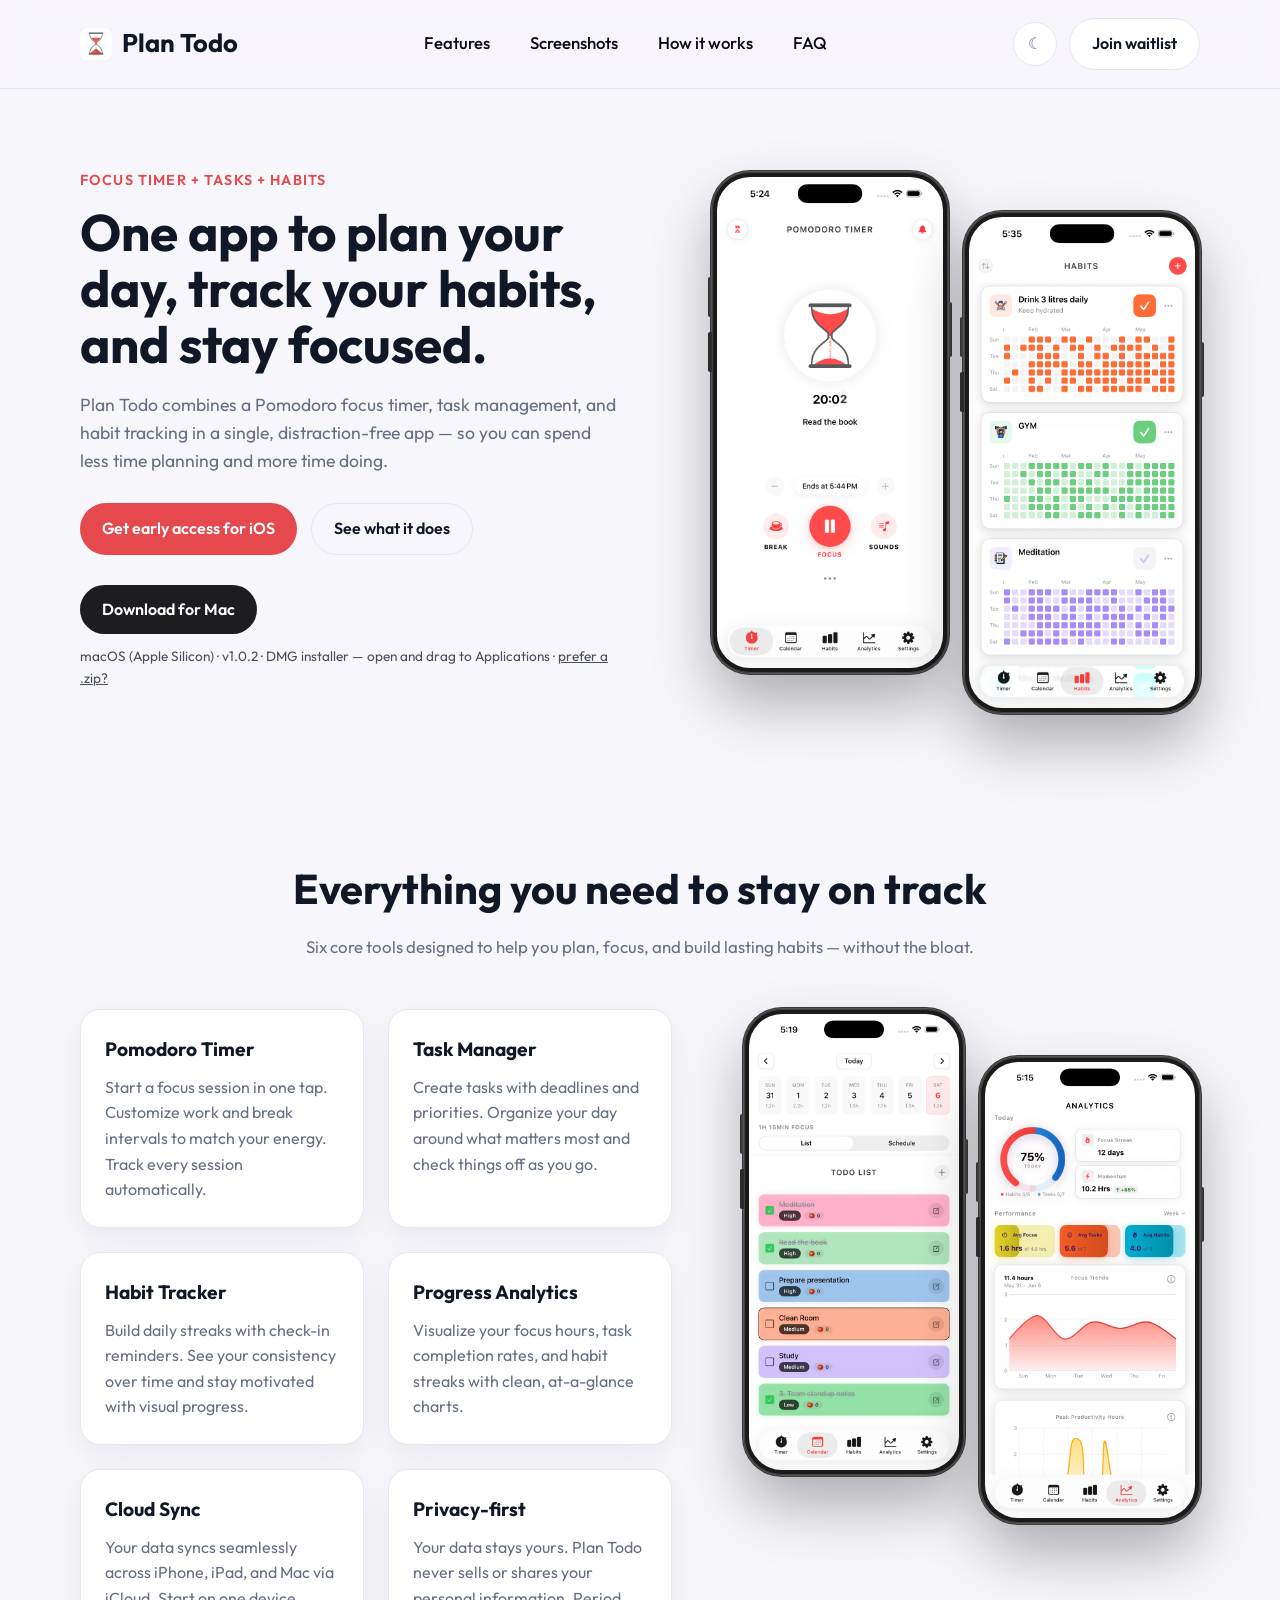
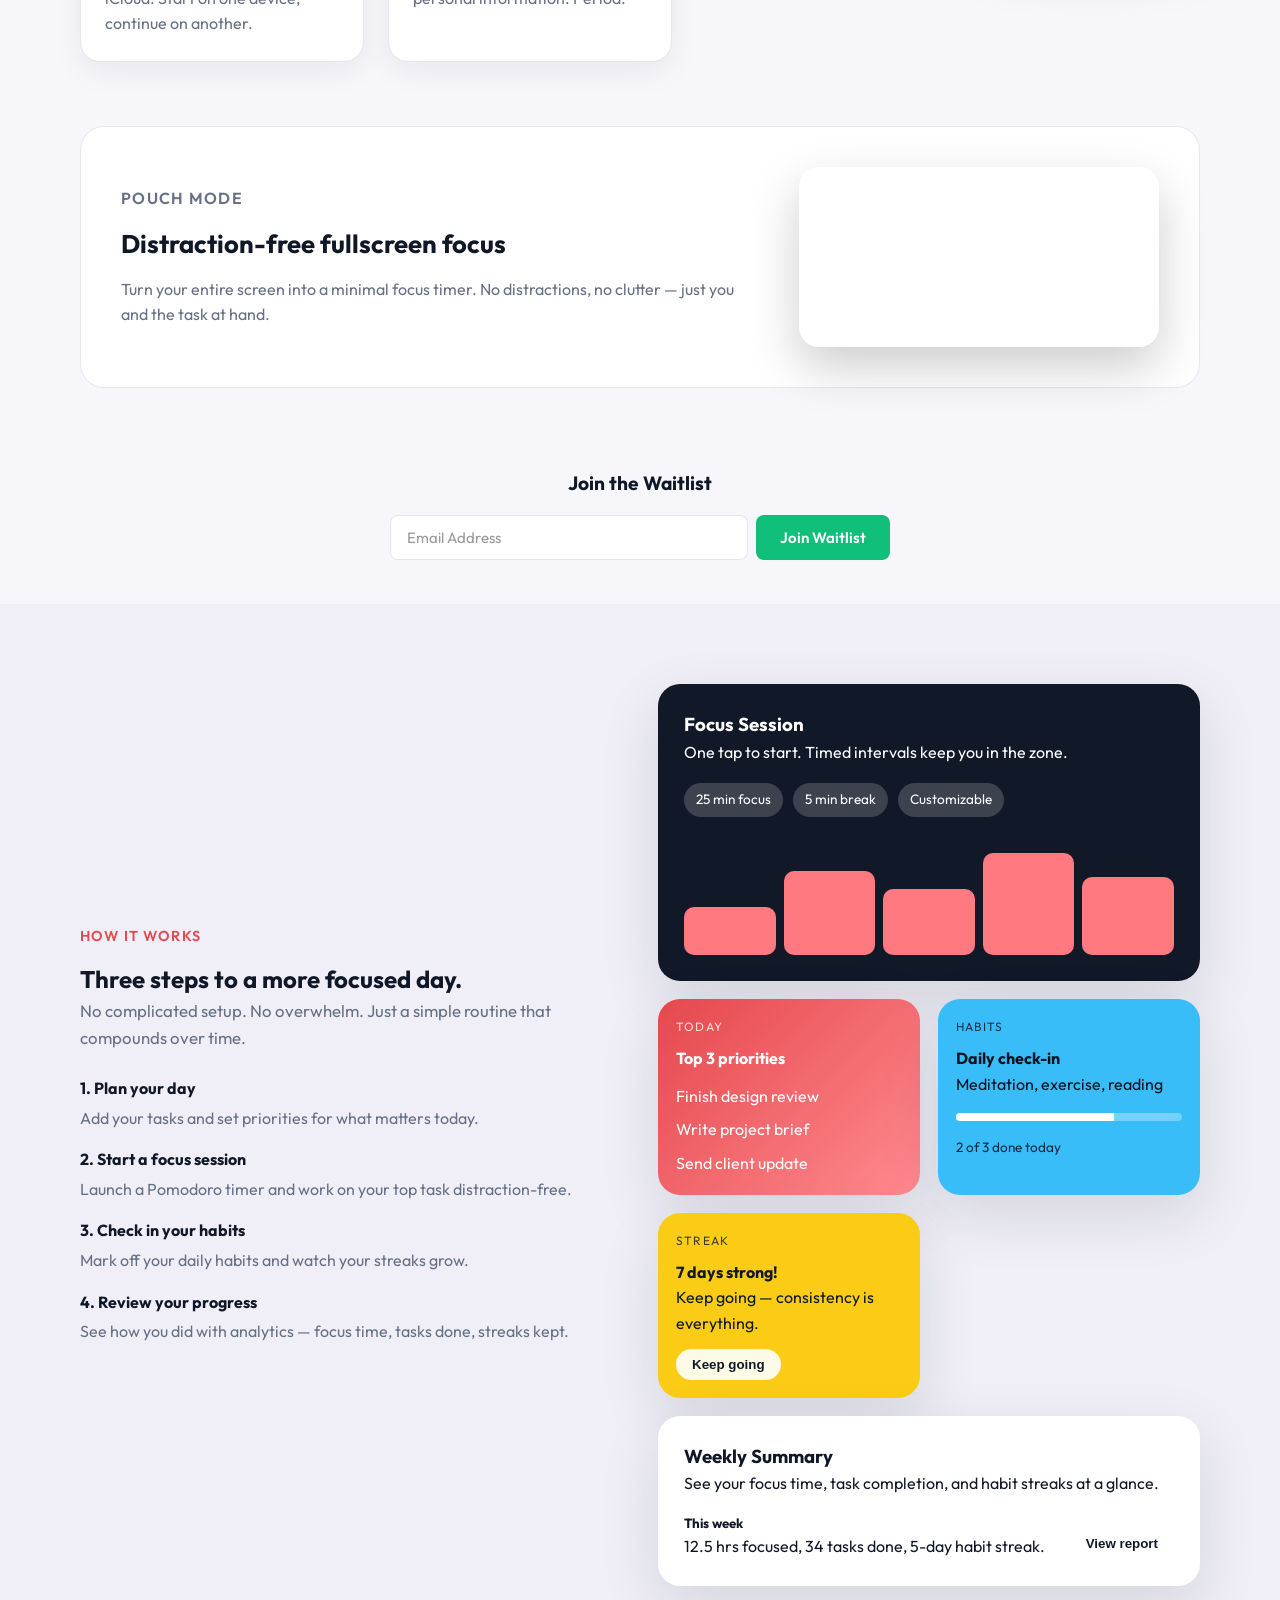
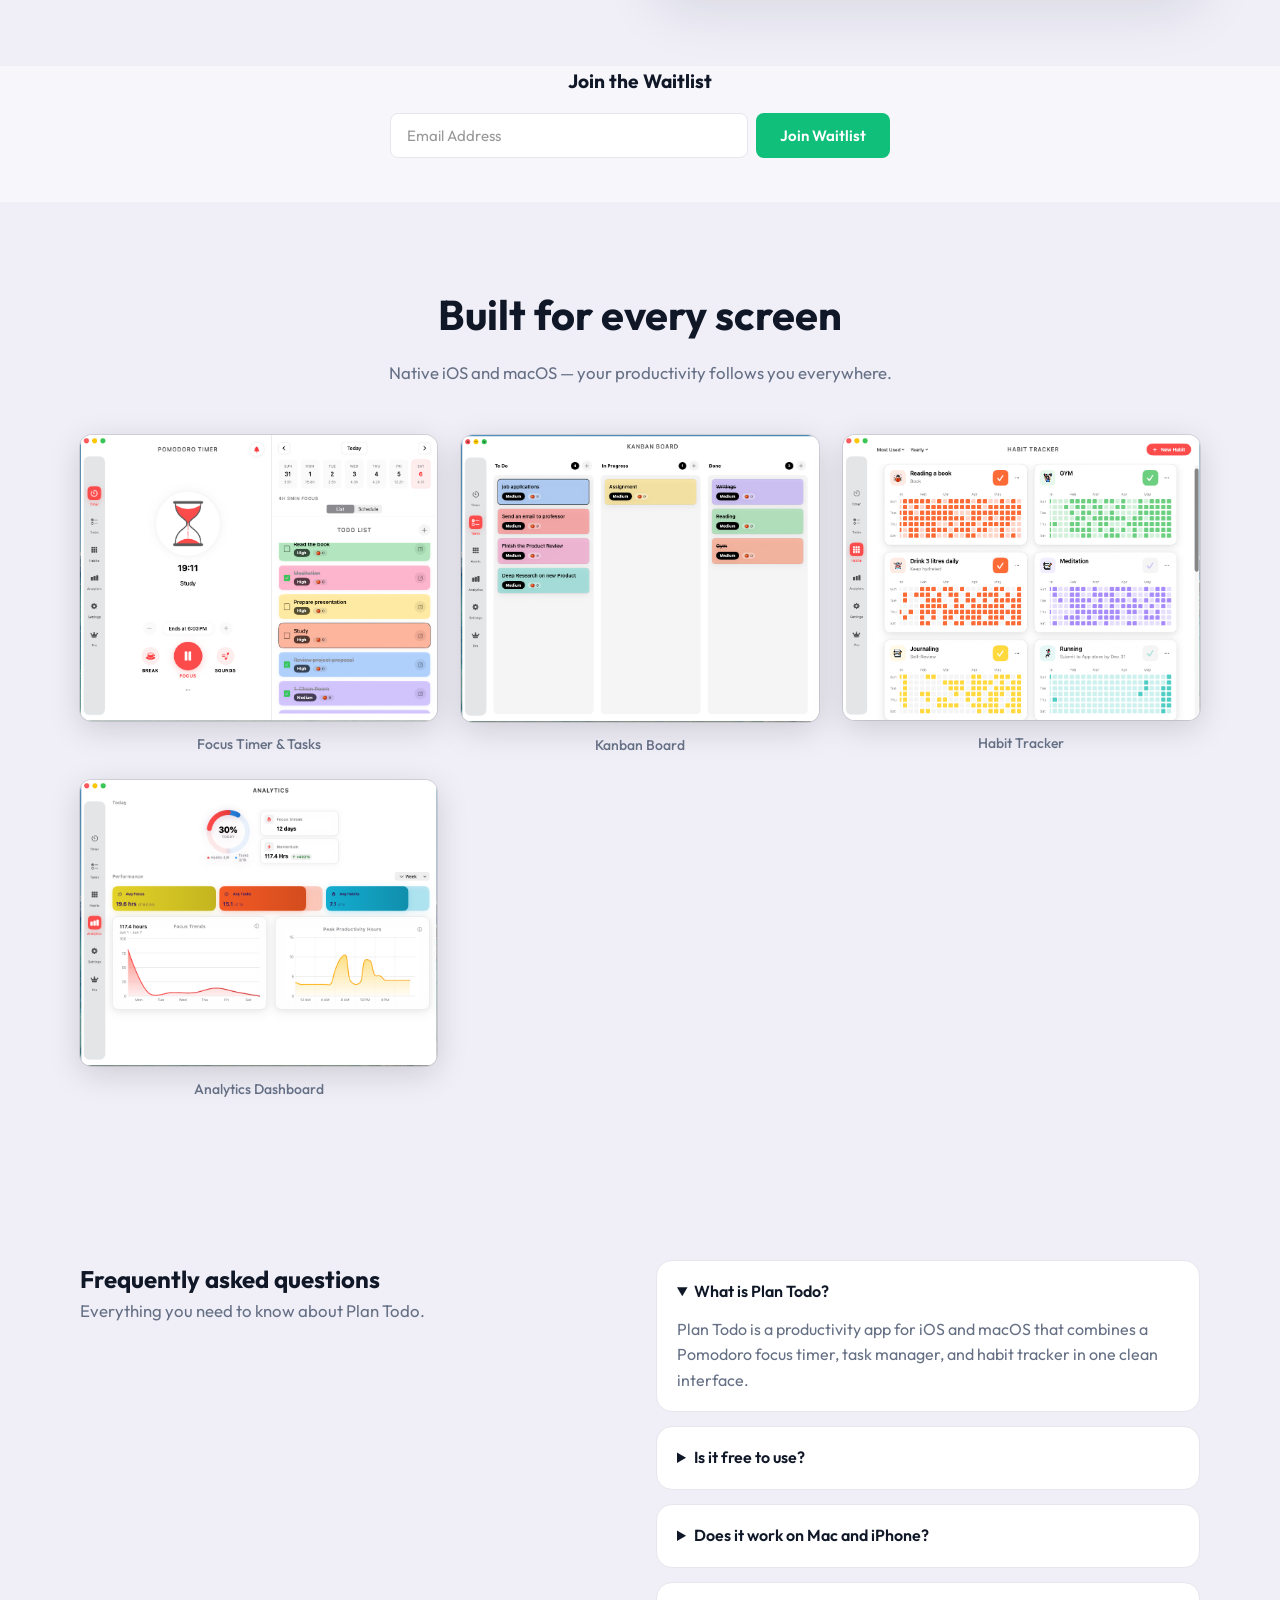
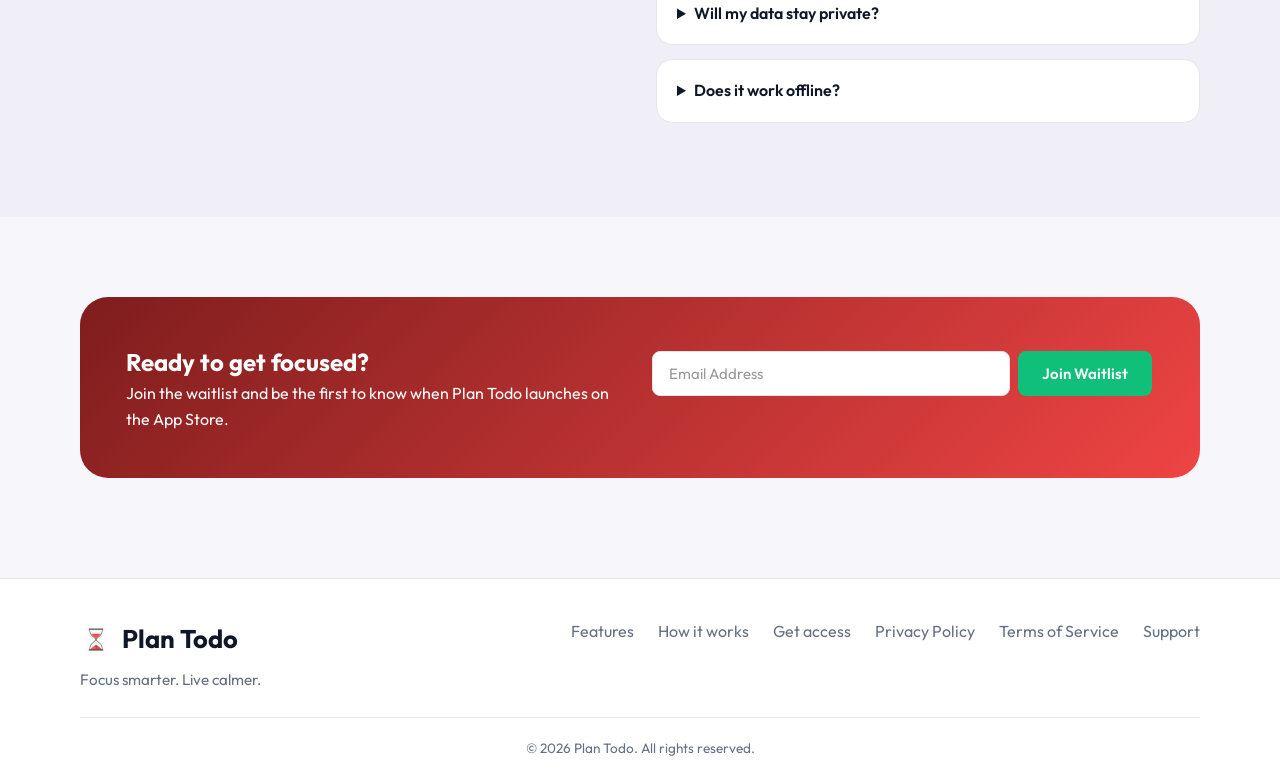
<file: index.html>
<!DOCTYPE html>
<html lang="en">

<head>
  <!-- Basic Meta -->
  <meta charset="UTF-8" />
  <meta http-equiv="X-UA-Compatible" content="IE=edge" />
  <meta name="viewport" content="width=device-width, initial-scale=1, viewport-fit=cover" />

  <!-- SEO -->
  <title>Plan Todo — Focus Timer, Tasks & Habits</title>
  <meta name="description" content="Plan Todo is a Pomodoro focus timer, task manager, and habit tracker — all in one app. Build better routines with streaks, analytics, and smart planning." />
  <meta name="robots" content="index, follow" />
  <link rel="canonical" href="https://plantodo.co/" />
  <meta name="author" content="Plan Todo" />
  <meta name="keywords" content="Plan Todo, Pomodoro timer, focus timer, task manager, habit tracker, productivity app, to do list, iOS app, macOS app" />

  <!-- Open Graph (Facebook, LinkedIn, iMessage, Slack, Discord) -->
  <meta property="og:type" content="website" />
  <meta property="og:url" content="https://plantodo.co/" />
  <meta property="og:title" content="Plan Todo — Focus Timer, Tasks & Habits" />
  <meta property="og:description" content="Plan Todo is a Pomodoro focus timer, task manager, and habit tracker — all in one app. Build better routines with streaks, analytics, and smart planning." />
  <meta property="og:image" content="https://plantodo.co/images/og-image.png" />
  <meta property="og:image:secure_url" content="https://plantodo.co/images/og-image.png" />
  <meta property="og:image:type" content="image/png" />
  <meta property="og:image:width" content="1200" />
  <meta property="og:image:height" content="630" />
  <meta property="og:image:alt" content="Plan Todo — Focus Timer, Tasks & Habits" />
  <meta property="og:site_name" content="Plan Todo" />
  <meta property="og:locale" content="en_US" />

  <!-- Twitter Card -->
  <meta name="twitter:card" content="summary_large_image" />
  <meta name="twitter:title" content="Plan Todo — Focus Timer, Tasks & Habits" />
  <meta name="twitter:description" content="Plan Todo is a Pomodoro focus timer, task manager, and habit tracker — all in one app. Build better routines with streaks, analytics, and smart planning." />
  <meta name="twitter:image" content="https://plantodo.co/images/og-image.png" />
  <meta name="twitter:image:alt" content="Plan Todo — Focus Timer, Tasks & Habits" />

  <!-- Favicons -->
  <link rel="icon" type="image/png" sizes="32x32" href="/favicon-32x32.png" />
  <link rel="icon" type="image/png" sizes="16x16" href="/favicon-16x16.png" />
  <link rel="apple-touch-icon" sizes="180x180" href="/apple-touch-icon.png" />
  <link rel="manifest" href="/site.webmanifest" />

  <!-- Theme & Mobile -->
  <meta name="theme-color" content="#1a1a1a" />
  <meta name="msapplication-TileColor" content="#1a1a1a" />
  <meta name="apple-mobile-web-app-capable" content="yes" />
  <meta name="apple-mobile-web-app-title" content="Plan Todo" />
  <meta name="apple-mobile-web-app-status-bar-style" content="black-translucent" />

  <!-- Apple Smart App Banner (uncomment once App Store ID is available) -->
  <!-- <meta name="apple-itunes-app" content="app-id=YOUR_APP_ID, app-argument=plantodo.co" /> -->

  <!-- Structured Data -->
  <script type="application/ld+json">
  {
    "@context": "https://schema.org",
    "@type": ["SoftwareApplication", "MobileApplication"],
    "name": "Plan Todo",
    "description": "Pomodoro focus timer, task manager, and habit tracker — all in one app. Build better routines with streaks, analytics, and smart planning.",
    "url": "https://plantodo.co",
    "applicationCategory": "UtilitiesApplication",
    "operatingSystem": "iOS 16.0, macOS 13.0",
    "offers": {
      "@type": "Offer",
      "price": "0",
      "priceCurrency": "USD"
    }
  }
  </script>

  <!-- Performance -->
  <link rel="preconnect" href="https://fonts.googleapis.com" />
  <link rel="preconnect" href="https://fonts.gstatic.com" crossorigin />
  <link rel="dns-prefetch" href="https://fonts.googleapis.com" />
  <link rel="dns-prefetch" href="https://fonts.gstatic.com" />

  <!-- Styles -->
  <link rel="stylesheet" href="styles.css" />
  <link href="https://fonts.googleapis.com/css2?family=Outfit:wght@400;500;600;700&display=swap" rel="stylesheet" />
</head>

<body>
  <header class="nav">
    <div class="container nav-inner">
      <div class="logo">
        <img src="logo.png" alt="Plan Todo logo" class="logo-icon" />
        <span>Plan Todo</span>
      </div>
      <nav class="nav-links">
        <a href="#features">Features</a>
        <a href="#screenshots">Screenshots</a>
        <a href="#how-it-works">How it works</a>
        <a href="#faq">FAQ</a>
      </nav>
      <div class="nav-actions">
        <button class="theme-toggle" type="button" aria-pressed="false" aria-label="Toggle dark mode">
          <span class="icon-moon" aria-hidden="true">☾</span>
          <span class="icon-sun" aria-hidden="true">☀︎</span>
        </button>
        <a class="button button-secondary" href="#cta">Join waitlist</a>
        <button class="nav-toggle" type="button" aria-label="Menu" aria-expanded="false">
          <span></span><span></span><span></span>
        </button>
      </div>
    </div>
    <nav class="mobile-nav">
      <a href="#features">Features</a>
      <a href="#screenshots">Screenshots</a>
      <a href="#how-it-works">How it works</a>
      <a href="#faq">FAQ</a>
      <a href="#cta" class="button">Join waitlist</a>
    </nav>
  </header>

  <main>
    <section class="hero">
      <div class="container hero-grid">
        <div class="hero-copy">
          <p class="eyebrow">Focus timer + Tasks + Habits</p>
          <h1>One app to plan your day, track your habits, and stay focused.</h1>
          <p class="subhead">
            Plan Todo combines a Pomodoro focus timer, task management, and habit
            tracking in a single, distraction-free app — so you can spend less time
            planning and more time doing.
          </p>
          <div class="hero-actions">
            <a class="button" href="#cta">Get early access for iOS</a>
            <a class="button button-ghost" href="#features">See what it does</a>
          </div>
          <div class="hero-download">
            <a class="button button-mac" href="https://github.com/Rohith1-p/productivity-ai-landing-page/releases/download/v1.0.2-mac/PlanTodo-3.13.dmg" rel="noopener">
              Download for Mac
            </a>
            <span class="hero-download-note">macOS (Apple Silicon) · v1.0.2 · DMG installer — open and drag to Applications ·
              <a href="https://github.com/Rohith1-p/productivity-ai-landing-page/releases/download/v1.0.2-mac/ProductivityAI-macOS.zip" rel="noopener" style="text-decoration:underline">prefer a .zip?</a></span>
          </div>
        </div>
        <div class="hero-visual">
          <div class="iphone-frame">
            <img class="hero-device" src="ios-timer.png" alt="Plan Todo focus timer on iPhone" />
          </div>
          <div class="iphone-frame hero-device-secondary">
            <img class="hero-device" src="ios-habits.png" alt="Plan Todo habit tracker on iPhone" />
          </div>
        </div>
      </div>
    </section>


    <section id="features" class="section">
      <div class="container">
        <div class="section-title">
          <h2>Everything you need to stay on track</h2>
          <p>
            Six core tools designed to help you plan, focus, and build lasting
            habits — without the bloat.
          </p>
        </div>
        <div class="features-layout">
          <div class="feature-grid">
            <article class="feature-card">
              <h3>Pomodoro Timer</h3>
              <p>
                Start a focus session in one tap. Customize work and break
                intervals to match your energy. Track every session automatically.
              </p>
            </article>
            <article class="feature-card">
              <h3>Task Manager</h3>
              <p>
                Create tasks with deadlines and priorities. Organize your day
                around what matters most and check things off as you go.
              </p>
            </article>
            <article class="feature-card">
              <h3>Habit Tracker</h3>
              <p>
                Build daily streaks with check-in reminders. See your consistency
                over time and stay motivated with visual progress.
              </p>
            </article>
            <article class="feature-card">
              <h3>Progress Analytics</h3>
              <p>
                Visualize your focus hours, task completion rates, and habit
                streaks with clean, at-a-glance charts.
              </p>
            </article>
            <article class="feature-card">
              <h3>Cloud Sync</h3>
              <p>
                Your data syncs seamlessly across iPhone, iPad, and Mac via
                iCloud. Start on one device, continue on another.
              </p>
            </article>
            <article class="feature-card">
              <h3>Privacy-first</h3>
              <p>
                Your data stays yours. Plan Todo never sells or shares your
                personal information. Period.
              </p>
            </article>
          </div>
          <div class="features-visual">
            <div class="iphone-frame">
              <img class="features-device" src="ios-tasks.png" alt="Plan Todo task manager on iPhone" />
            </div>
            <div class="iphone-frame features-device-offset">
              <img class="features-device" src="ios-analytics.png" alt="Plan Todo analytics on iPhone" />
            </div>
          </div>
        </div>

        <div class="pouch-showcase">
          <div class="pouch-showcase-copy">
            <p class="eyebrow">Pouch Mode</p>
            <h3>Distraction-free fullscreen focus</h3>
            <p>
              Turn your entire screen into a minimal focus timer. No distractions,
              no clutter — just you and the task at hand.
            </p>
          </div>
          <video class="pouch-video" autoplay muted loop playsinline>
            <source src="pouch-mode.mp4" type="video/mp4" />
          </video>
        </div>
      </div>
    </section>

    <div class="waitlist-banner-wrap">
      <div class="container waitlist-banner-simple">
        <h3>Join the Waitlist</h3>
        <form class="waitlist-form waitlist-mini">
          <div class="waitlist-fields">
            <input type="email" placeholder="Email Address" required aria-label="Email Address" />
            <button type="submit">Join Waitlist</button>
          </div>
          <p class="waitlist-message"></p>
        </form>
      </div>
    </div>


    <section id="how-it-works" class="section section-muted">
      <div class="container workflow-grid">
        <div>
          <p class="eyebrow">How it works</p>
          <h2>Three steps to a more focused day.</h2>
          <p class="section-copy">
            No complicated setup. No overwhelm. Just a simple routine that
            compounds over time.
          </p>
          <div class="workflow-list">
            <div>
              <h4>1. Plan your day</h4>
              <p>Add your tasks and set priorities for what matters today.</p>
            </div>
            <div>
              <h4>2. Start a focus session</h4>
              <p>Launch a Pomodoro timer and work on your top task distraction-free.</p>
            </div>
            <div>
              <h4>3. Check in your habits</h4>
              <p>Mark off your daily habits and watch your streaks grow.</p>
            </div>
            <div>
              <h4>4. Review your progress</h4>
              <p>See how you did with analytics — focus time, tasks done, streaks kept.</p>
            </div>
          </div>
        </div>
        <div class="workflow-cards">
          <div class="panel-card">
            <h3>Focus Session</h3>
            <p>One tap to start. Timed intervals keep you in the zone.</p>
            <div class="pill-row">
              <span>25 min focus</span>
              <span>5 min break</span>
              <span>Customizable</span>
            </div>
            <div class="chart">
              <span></span><span></span><span></span><span></span><span></span>
            </div>
          </div>
          <div class="widget-row">
            <div class="widget-card widget-primary">
              <p class="card-label">Today</p>
              <h4>Top 3 priorities</h4>
              <ul>
                <li>Finish design review</li>
                <li>Write project brief</li>
                <li>Send client update</li>
              </ul>
            </div>
            <div class="widget-card widget-secondary">
              <p class="card-label">Habits</p>
              <h4>Daily check-in</h4>
              <p class="card-copy">Meditation, exercise, reading</p>
              <div class="progress">
                <span class="progress-bar"></span>
              </div>
              <p class="card-foot">2 of 3 done today</p>
            </div>
            <div class="widget-card widget-tertiary">
              <p class="card-label">Streak</p>
              <h4>7 days strong!</h4>
              <p class="card-copy">Keep going — consistency is everything.</p>
              <button class="chip">Keep going</button>
            </div>
          </div>
          <div class="panel-card panel-card-light">
            <h3>Weekly Summary</h3>
            <p>See your focus time, task completion, and habit streaks at a glance.</p>
            <div class="coach">
              <div>
                <h5>This week</h5>
                <p>12.5 hrs focused, 34 tasks done, 5-day habit streak.</p>
              </div>
              <button class="chip">View report</button>
            </div>
          </div>
        </div>
      </div>
    </section>

    <div class="waitlist-banner-wrap">
      <div class="container waitlist-banner-simple">
        <h3>Join the Waitlist</h3>
        <form class="waitlist-form waitlist-mini">
          <div class="waitlist-fields">
            <input type="email" placeholder="Email Address" required aria-label="Email Address" />
            <button type="submit">Join Waitlist</button>
          </div>
          <p class="waitlist-message"></p>
        </form>
      </div>
    </div>

    <section id="screenshots" class="section section-muted">
      <div class="container">
        <div class="section-title">
          <h2>Built for every screen</h2>
          <p>Native iOS and macOS — your productivity follows you everywhere.</p>
        </div>
        <div class="screenshot-gallery">
          <div class="screenshot-card">
            <div class="macos-frame">
              <img src="macos-timer-tasks.png" alt="Timer and tasks on macOS" />
            </div>
            <p>Focus Timer &amp; Tasks</p>
          </div>
          <div class="screenshot-card">
            <div class="macos-frame">
              <img src="macos-kanban.png" alt="Kanban board on macOS" />
            </div>
            <p>Kanban Board</p>
          </div>
          <div class="screenshot-card">
            <div class="macos-frame">
              <img src="macos-habits.png" alt="Habit tracker on macOS" />
            </div>
            <p>Habit Tracker</p>
          </div>
          <div class="screenshot-card">
            <div class="macos-frame">
              <img src="macos-analytics.png" alt="Analytics dashboard on macOS" />
            </div>
            <p>Analytics Dashboard</p>
          </div>
        </div>
      </div>
    </section>

    <section id="faq" class="section section-muted">
      <div class="container faq">
        <div>
          <h2>Frequently asked questions</h2>
          <p class="section-copy">
            Everything you need to know about Plan Todo.
          </p>
        </div>
        <div class="faq-list">
          <details open>
            <summary>What is Plan Todo?</summary>
            <p>
              Plan Todo is a productivity app for iOS and macOS that combines a
              Pomodoro focus timer, task manager, and habit tracker in one
              clean interface.
            </p>
          </details>
          <details>
            <summary>Is it free to use?</summary>
            <p>
              Plan Todo offers a free tier with core features. Premium plans
              unlock advanced analytics, unlimited habits, and more — starting
              at $4.99/month.
            </p>
          </details>
          <details>
            <summary>Does it work on Mac and iPhone?</summary>
            <p>
              Yes. Plan Todo is available on iOS and macOS. Your data syncs
              across all your devices automatically.
            </p>
          </details>
          <details>
            <summary>Will my data stay private?</summary>
            <p>
              Absolutely. We never sell user data and keep analytics anonymized
              by default. You can delete your account and all data anytime.
            </p>
          </details>
          <details>
            <summary>Does it work offline?</summary>
            <p>
              Yes. Plan Todo works fully offline. Your tasks, habits, and
              focus sessions are saved locally and sync when you're back
              online.
            </p>
          </details>
        </div>
      </div>
    </section>

    <section id="cta" class="section cta">
      <div class="container cta-card">
        <div>
          <h2>Ready to get focused?</h2>
          <p>
            Join the waitlist and be the first to know when Plan Todo launches
            on the App Store.
          </p>
        </div>
        <div class="cta-form">
          <form id="waitlist-form" class="waitlist-form">
            <div class="waitlist-fields">
              <input type="email" id="waitlist-email" placeholder="Email Address" required aria-label="Email Address" />
              <button type="submit" id="waitlist-submit">Join Waitlist</button>
            </div>
            <p id="waitlist-message" class="waitlist-message"></p>
          </form>
        </div>
      </div>
    </section>
  </main>

  <footer class="footer">
    <div class="container">
      <div class="footer-top">
        <div class="footer-brand">
          <div class="logo">
            <img src="logo.png" alt="Plan Todo logo" class="logo-icon" />
            <span>Plan Todo</span>
          </div>
          <p>Focus smarter. Live calmer.</p>
        </div>
        <div class="footer-links">
          <a href="#features">Features</a>
          <a href="#how-it-works">How it works</a>
          <a href="#cta">Get access</a>
          <a href="privacy.html">Privacy Policy</a>
          <a href="terms.html">Terms of Service</a>
          <a href="support.html">Support</a>
        </div>
      </div>
      <div class="footer-bottom">
        <p>© 2026 Plan Todo. All rights reserved.</p>
      </div>
    </div>
  </footer>
  <script>
    const toggleButton = document.querySelector(".theme-toggle");

    if (toggleButton) {
      toggleButton.addEventListener("click", () => {
        const isDark = document.body.classList.toggle("dark-mode");
        toggleButton.setAttribute("aria-pressed", String(isDark));
      });
    }

    // Supabase waitlist — handles all forms on the page
    const SUPABASE_URL = "https://hhkpzekbmkozbqtbehef.supabase.co";
    const SUPABASE_ANON_KEY = "eyJhbGciOiJIUzI1NiIsInR5cCI6IkpXVCJ9.eyJpc3MiOiJzdXBhYmFzZSIsInJlZiI6Imhoa3B6ZWtibWtvemJxdGJlaGVmIiwicm9sZSI6ImFub24iLCJpYXQiOjE3NjM2MjI1MDcsImV4cCI6MjA3OTE5ODUwN30.zAmP3xXlpC_P1FO8rUqrZZVDLOfXtGBIYT6N0xknfg8";

    document.querySelectorAll(".waitlist-form").forEach((form) => {
      const email = form.querySelector("input[type='email']");
      const submit = form.querySelector("button[type='submit']");
      const message = form.querySelector(".waitlist-message");

      form.addEventListener("submit", async (e) => {
        e.preventDefault();
        const emailValue = email.value.trim();
        if (!emailValue) return;

        submit.disabled = true;
        submit.textContent = "Joining...";
        message.textContent = "";
        message.className = "waitlist-message";

        try {
          const res = await fetch(`${SUPABASE_URL}/rest/v1/waitlist`, {
            method: "POST",
            headers: {
              "Content-Type": "application/json",
              "apikey": SUPABASE_ANON_KEY,
              "Authorization": `Bearer ${SUPABASE_ANON_KEY}`
            },
            body: JSON.stringify({ email: emailValue })
          });

          if (res.status === 201) {
            message.textContent = "You're on the list! We'll notify you when Plan Todo launches.";
            message.className = "waitlist-message success";
            email.value = "";
          } else if (res.status === 409) {
            message.textContent = "You're already on the waitlist!";
            message.className = "waitlist-message success";
          } else {
            message.textContent = "Something went wrong. Please try again.";
            message.className = "waitlist-message error";
          }
        } catch (err) {
          message.textContent = "Network error. Please check your connection.";
          message.className = "waitlist-message error";
        }

        submit.disabled = false;
        submit.textContent = "Join Waitlist";
      });
    });
  </script>
  <script>
    const navToggle = document.querySelector(".nav-toggle");
    const mobileNav = document.querySelector(".mobile-nav");

    if (navToggle && mobileNav) {
      navToggle.addEventListener("click", () => {
        const isOpen = mobileNav.classList.toggle("open");
        navToggle.classList.toggle("active", isOpen);
        navToggle.setAttribute("aria-expanded", String(isOpen));
      });

      mobileNav.querySelectorAll("a").forEach((link) => {
        link.addEventListener("click", () => {
          mobileNav.classList.remove("open");
          navToggle.classList.remove("active");
          navToggle.setAttribute("aria-expanded", "false");
        });
      });
    }
  </script>
</body>

</html>
</file>
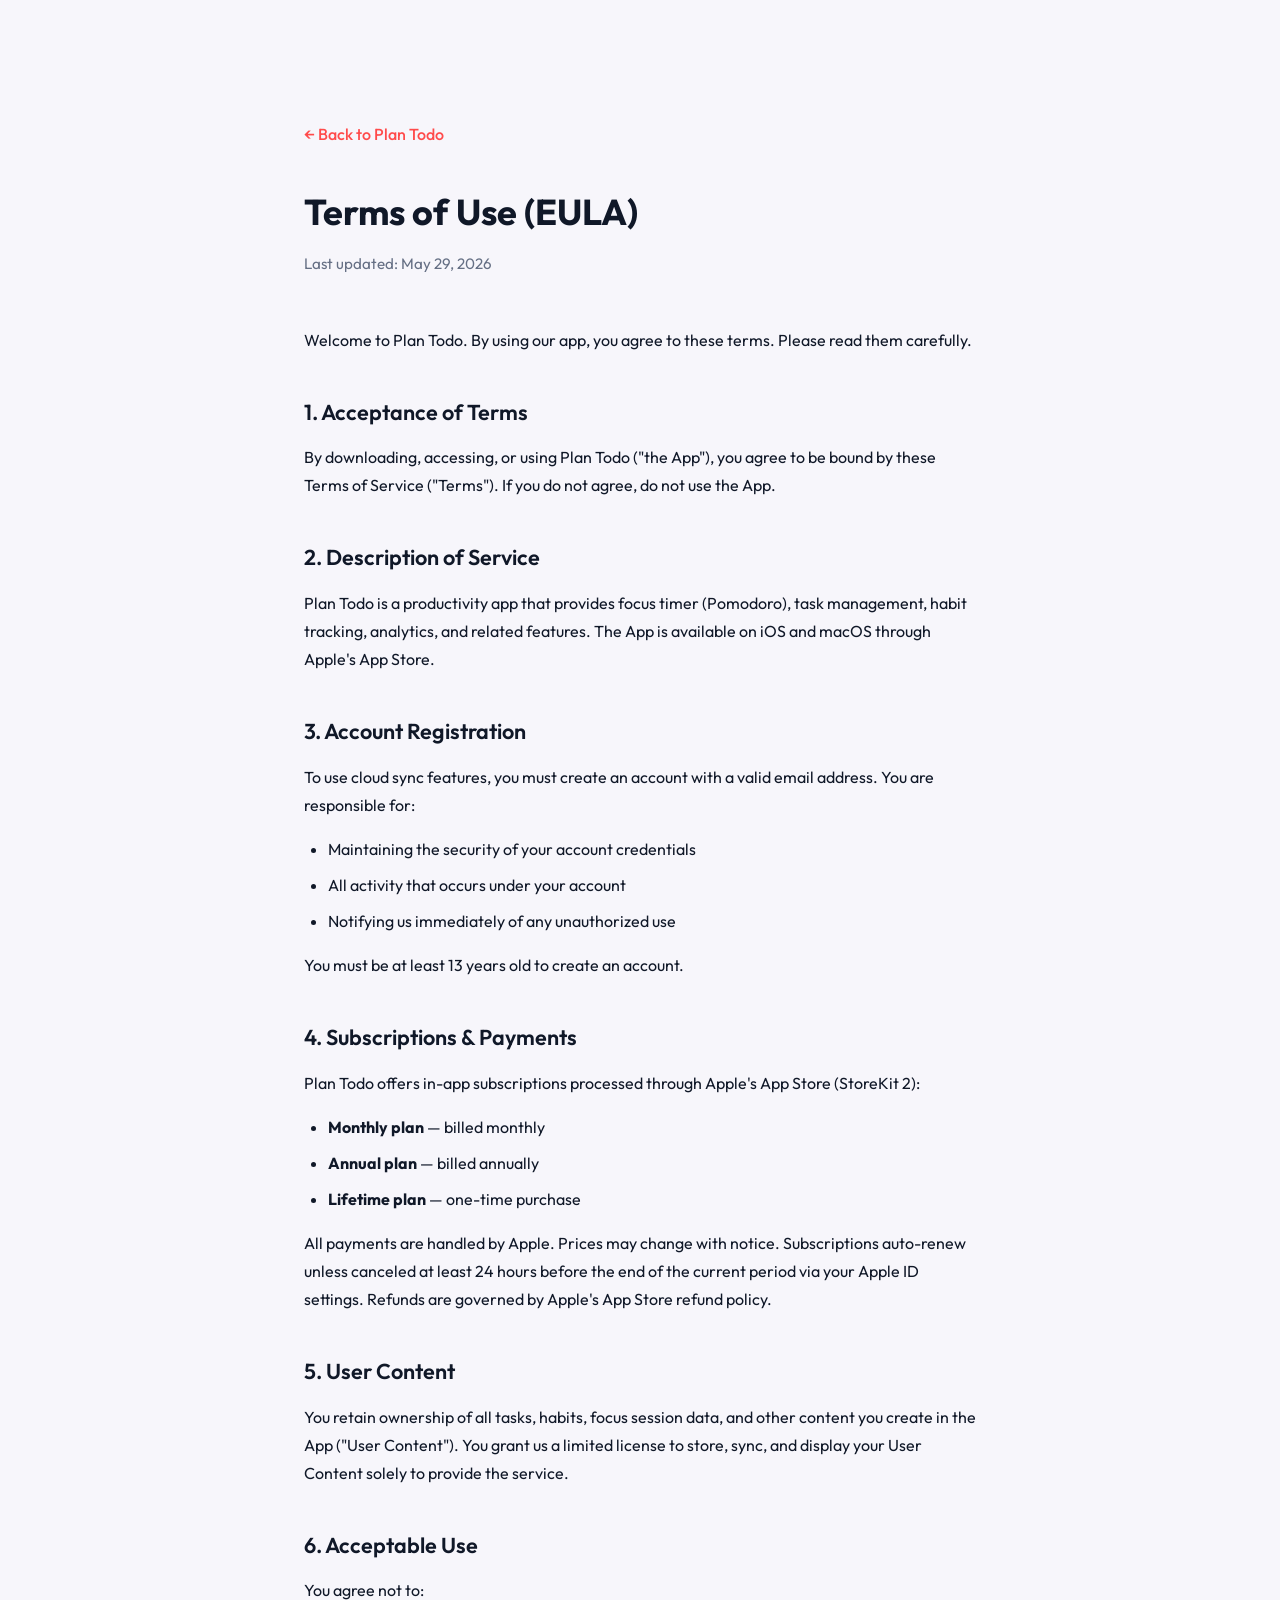
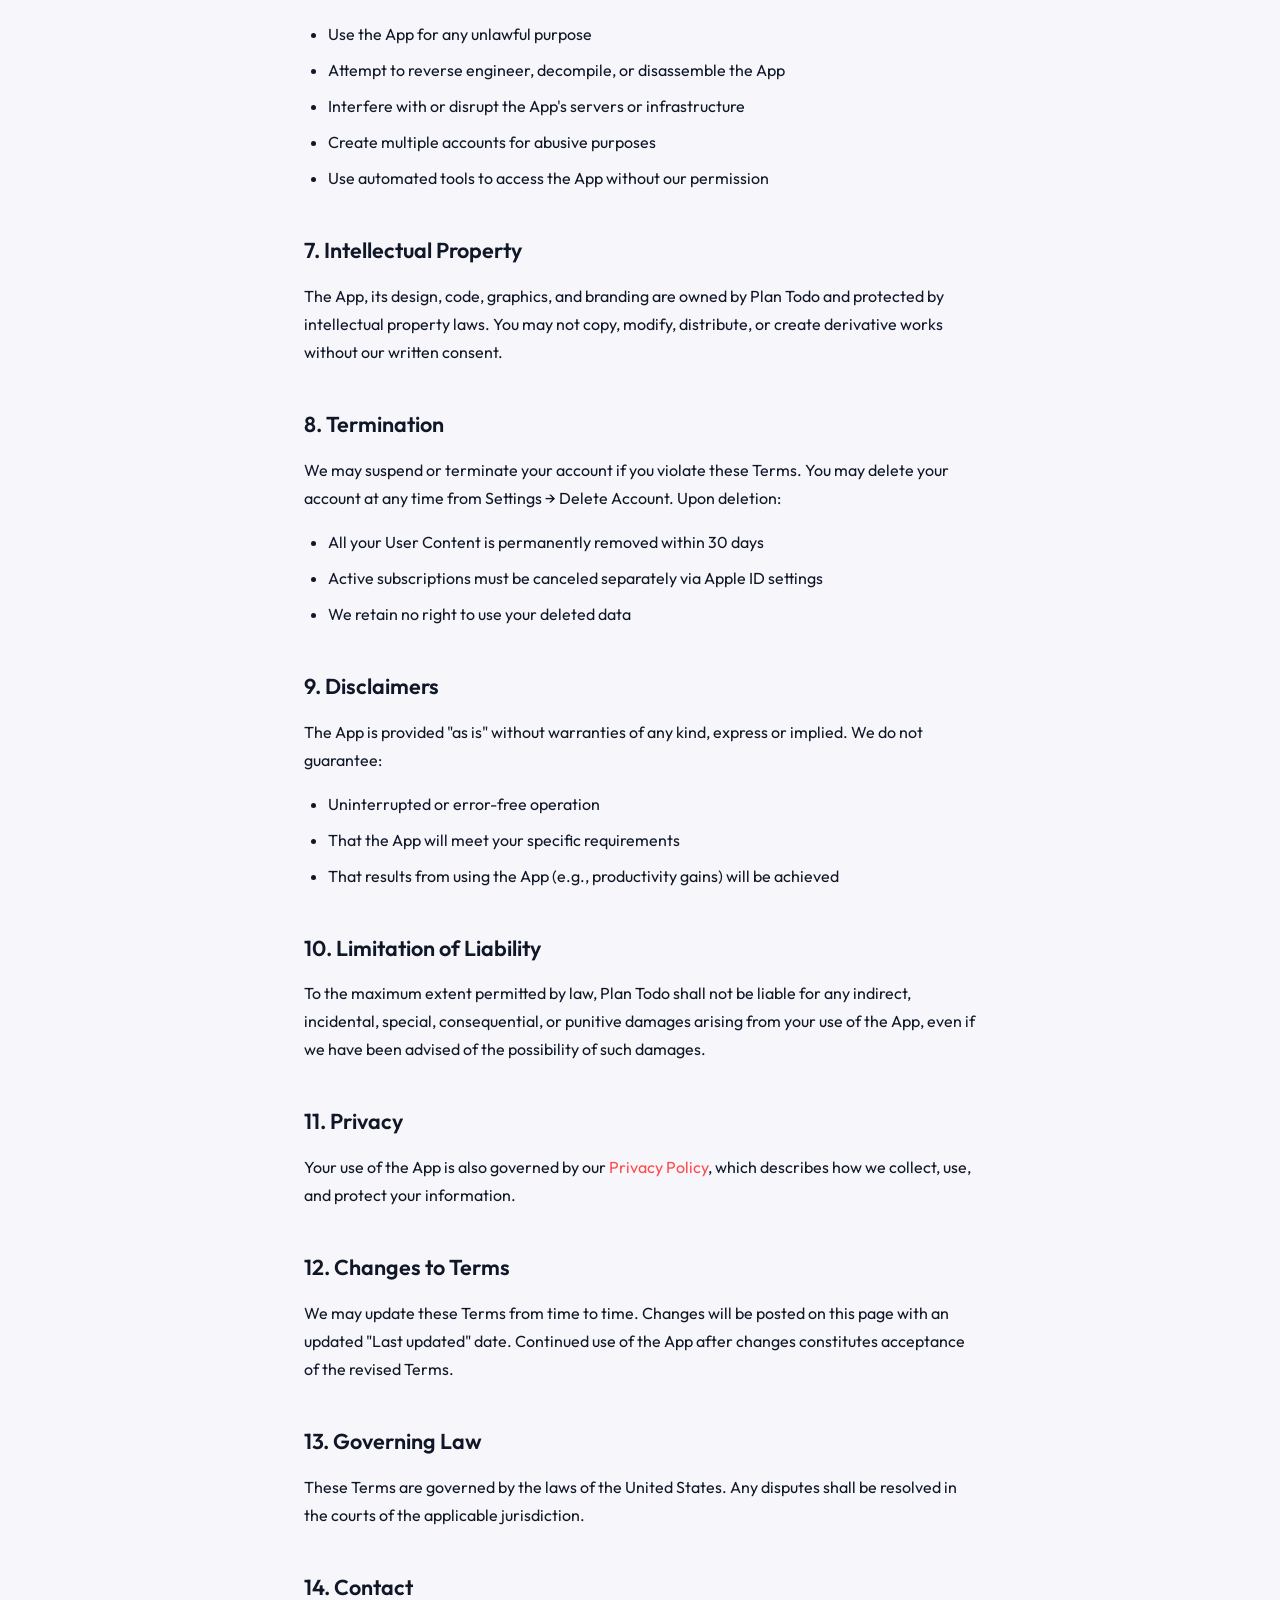
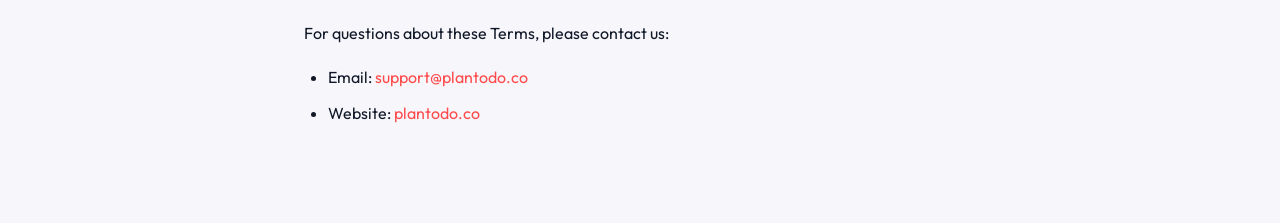
<file: eula.html>
<!DOCTYPE html>
<html lang="en">

<head>
  <meta charset="UTF-8" />
  <meta name="viewport" content="width=device-width, initial-scale=1, viewport-fit=cover" />
  <title>Terms of Use (EULA) — Plan Todo</title>
  <meta name="description" content="Terms of Service for Plan Todo — Focus Timer & Tasks app." />
  <meta name="robots" content="index, follow" />
  <link rel="canonical" href="https://plantodo.co/eula.html" />
  <meta property="og:type" content="website" />
  <meta property="og:url" content="https://plantodo.co/terms.html" />
  <meta property="og:title" content="Terms of Service — Plan Todo" />
  <meta property="og:description" content="Terms of Service for Plan Todo — Focus Timer & Tasks app." />
  <meta property="og:image" content="https://plantodo.co/images/og-image.png" />
  <meta property="og:site_name" content="Plan Todo" />
  <meta name="twitter:card" content="summary" />
  <meta name="twitter:title" content="Terms of Service — Plan Todo" />
  <link rel="icon" type="image/png" sizes="32x32" href="/favicon-32x32.png" />
  <link rel="apple-touch-icon" sizes="180x180" href="/apple-touch-icon.png" />
  <meta name="theme-color" content="#1a1a1a" />
  <link rel="stylesheet" href="styles.css" />
  <link rel="preconnect" href="https://fonts.googleapis.com" />
  <link rel="preconnect" href="https://fonts.gstatic.com" crossorigin />
  <link href="https://fonts.googleapis.com/css2?family=Outfit:wght@400;500;600;700&display=swap" rel="stylesheet" />
  <style>
    .legal-page {
      max-width: 720px;
      margin: 0 auto;
      padding: 120px 24px 80px;
      font-family: 'Outfit', sans-serif;
      color: #101828;
      background: #f7f6fb;
      line-height: 1.75;
    }

    .legal-page h1 {
      font-size: 2.25rem;
      font-weight: 700;
      margin-bottom: 8px;
    }

    .legal-page .updated {
      color: #667085;
      font-size: 0.95rem;
      margin-bottom: 48px;
    }

    .legal-page h2 {
      font-size: 1.35rem;
      font-weight: 600;
      margin-top: 40px;
      margin-bottom: 12px;
    }

    .legal-page p,
    .legal-page ul {
      margin-bottom: 16px;
    }

    .legal-page ul {
      padding-left: 24px;
    }

    .legal-page li {
      margin-bottom: 8px;
    }

    .legal-page a {
      color: #FF4B4B;
      text-decoration: none;
    }

    .legal-page a:hover {
      text-decoration: underline;
    }

    .legal-page .back-link {
      display: inline-block;
      margin-bottom: 32px;
      font-weight: 500;
    }

    @media (prefers-color-scheme: dark) {
      .legal-page {
        color: #f4f4f8;
        background: #1a1f29;
      }

      .legal-page .updated {
        color: #a0a7b4;
      }
    }

    body.dark-mode .legal-page {
      color: #f4f4f8;
      background: #1a1f29;
    }

    body.dark-mode .legal-page .updated {
      color: #a0a7b4;
    }
  </style>
</head>

<body>
  <main class="legal-page">
    <a class="back-link" href="/">← Back to Plan Todo</a>
    <h1>Terms of Use (EULA)</h1>
    <p class="updated">Last updated: May 29, 2026</p>

    <p>Welcome to Plan Todo. By using our app, you agree to these terms. Please read them
      carefully.</p>

    <h2>1. Acceptance of Terms</h2>
    <p>By downloading, accessing, or using Plan Todo ("the App"), you agree to be bound by these
      Terms of Service ("Terms"). If you do not agree, do not use the App.</p>

    <h2>2. Description of Service</h2>
    <p>Plan Todo is a productivity app that provides focus timer (Pomodoro), task management, habit
      tracking, analytics, and related features. The App is available on iOS and macOS through
      Apple's App Store.</p>

    <h2>3. Account Registration</h2>
    <p>To use cloud sync features, you must create an account with a valid email address. You are
      responsible for:</p>
    <ul>
      <li>Maintaining the security of your account credentials</li>
      <li>All activity that occurs under your account</li>
      <li>Notifying us immediately of any unauthorized use</li>
    </ul>
    <p>You must be at least 13 years old to create an account.</p>

    <h2>4. Subscriptions & Payments</h2>
    <p>Plan Todo offers in-app subscriptions processed through Apple's App Store (StoreKit 2):</p>
    <ul>
      <li><strong>Monthly plan</strong> — billed monthly</li>
      <li><strong>Annual plan</strong> — billed annually</li>
      <li><strong>Lifetime plan</strong> — one-time purchase</li>
    </ul>
    <p>All payments are handled by Apple. Prices may change with notice. Subscriptions
      auto-renew unless canceled at least 24 hours before the end of the current period via your
      Apple ID settings. Refunds are governed by Apple's App Store refund policy.</p>

    <h2>5. User Content</h2>
    <p>You retain ownership of all tasks, habits, focus session data, and other content you create
      in the App ("User Content"). You grant us a limited license to store, sync, and display your
      User Content solely to provide the service.</p>

    <h2>6. Acceptable Use</h2>
    <p>You agree not to:</p>
    <ul>
      <li>Use the App for any unlawful purpose</li>
      <li>Attempt to reverse engineer, decompile, or disassemble the App</li>
      <li>Interfere with or disrupt the App's servers or infrastructure</li>
      <li>Create multiple accounts for abusive purposes</li>
      <li>Use automated tools to access the App without our permission</li>
    </ul>

    <h2>7. Intellectual Property</h2>
    <p>The App, its design, code, graphics, and branding are owned by Plan Todo and protected by
      intellectual property laws. You may not copy, modify, distribute, or create derivative works
      without our written consent.</p>

    <h2>8. Termination</h2>
    <p>We may suspend or terminate your account if you violate these Terms. You may delete your
      account at any time from Settings → Delete Account. Upon deletion:</p>
    <ul>
      <li>All your User Content is permanently removed within 30 days</li>
      <li>Active subscriptions must be canceled separately via Apple ID settings</li>
      <li>We retain no right to use your deleted data</li>
    </ul>

    <h2>9. Disclaimers</h2>
    <p>The App is provided "as is" without warranties of any kind, express or implied. We do not
      guarantee:</p>
    <ul>
      <li>Uninterrupted or error-free operation</li>
      <li>That the App will meet your specific requirements</li>
      <li>That results from using the App (e.g., productivity gains) will be achieved</li>
    </ul>

    <h2>10. Limitation of Liability</h2>
    <p>To the maximum extent permitted by law, Plan Todo shall not be liable for any indirect,
      incidental, special, consequential, or punitive damages arising from your use of the App,
      even if we have been advised of the possibility of such damages.</p>

    <h2>11. Privacy</h2>
    <p>Your use of the App is also governed by our <a href="privacy.html">Privacy Policy</a>,
      which describes how we collect, use, and protect your information.</p>

    <h2>12. Changes to Terms</h2>
    <p>We may update these Terms from time to time. Changes will be posted on this page with an
      updated "Last updated" date. Continued use of the App after changes constitutes acceptance
      of the revised Terms.</p>

    <h2>13. Governing Law</h2>
    <p>These Terms are governed by the laws of the United States. Any disputes shall be resolved
      in the courts of the applicable jurisdiction.</p>

    <h2>14. Contact</h2>
    <p>For questions about these Terms, please contact us:</p>
    <ul>
      <li>Email: <a href="mailto:support@plantodo.co">support@plantodo.co</a></li>
      <li>Website: <a href="https://plantodo.co">plantodo.co</a></li>
    </ul>
  </main>
</body>

</html>
</file>
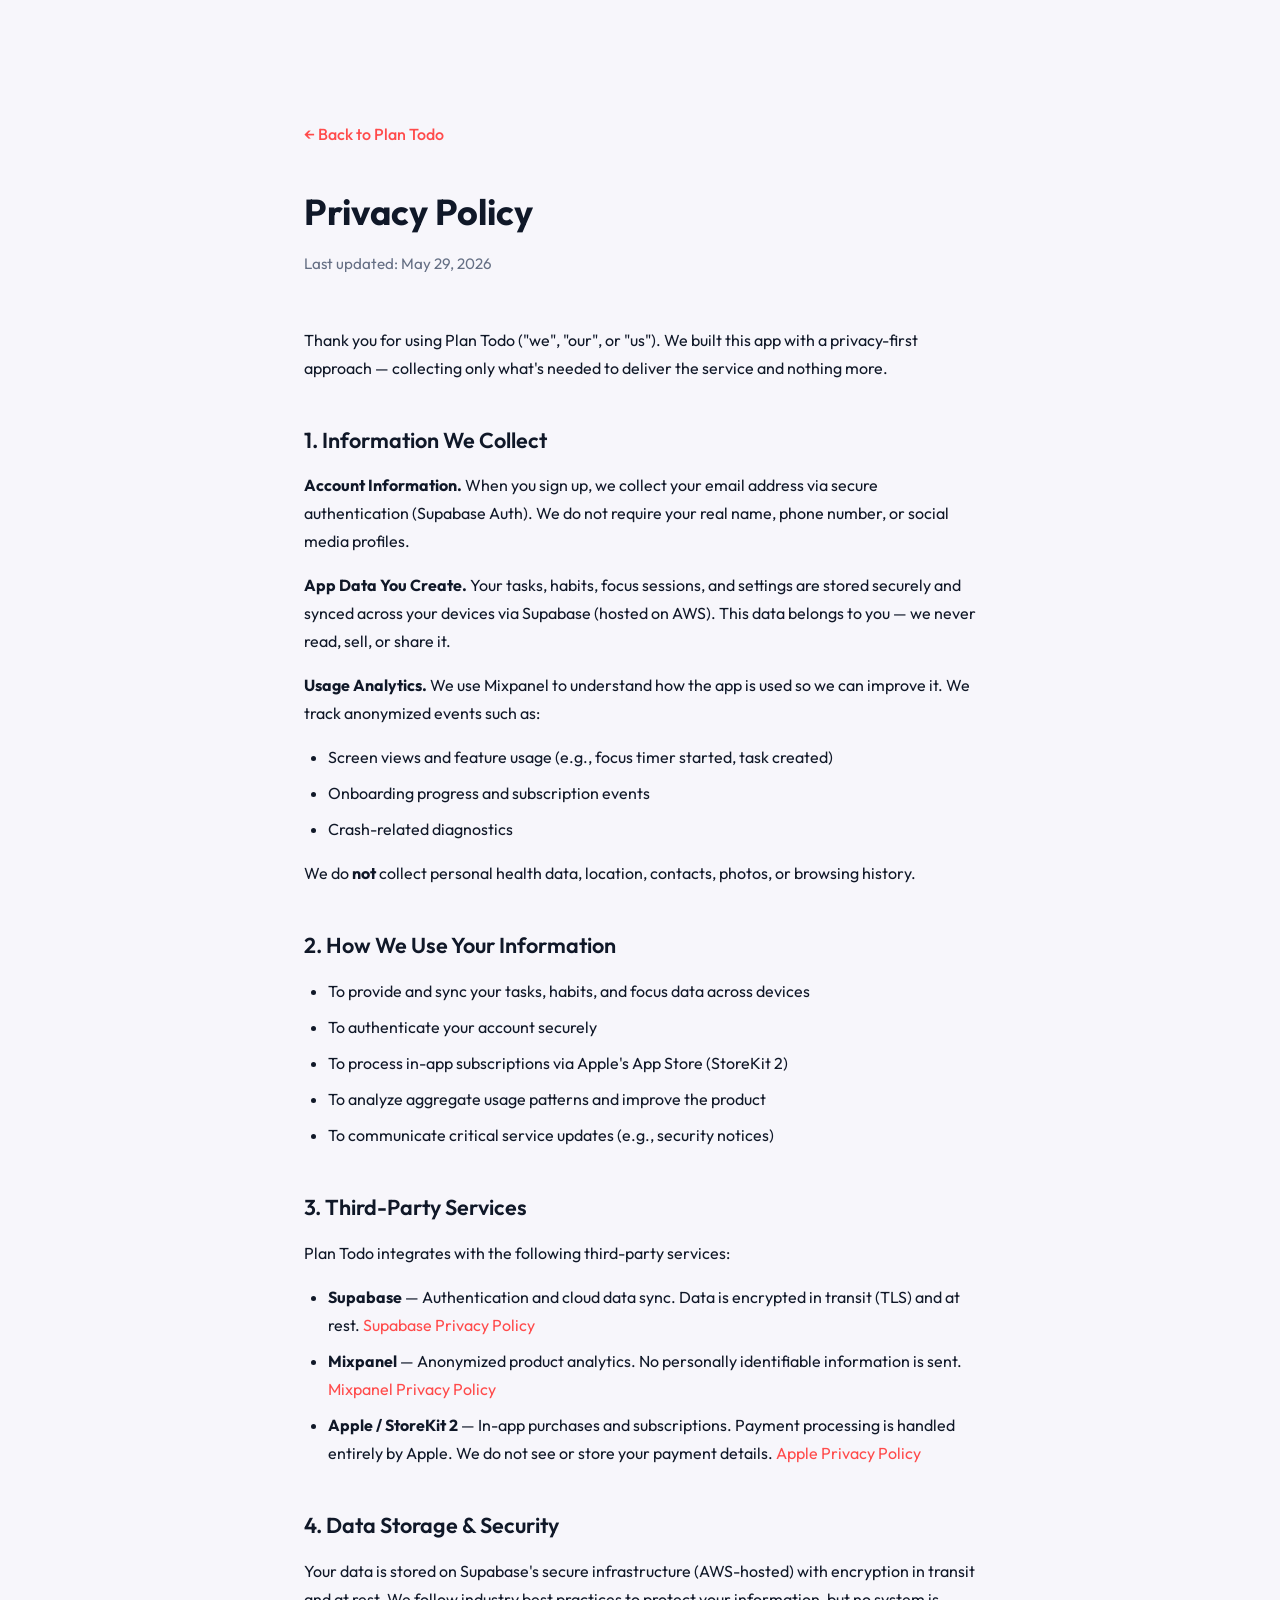
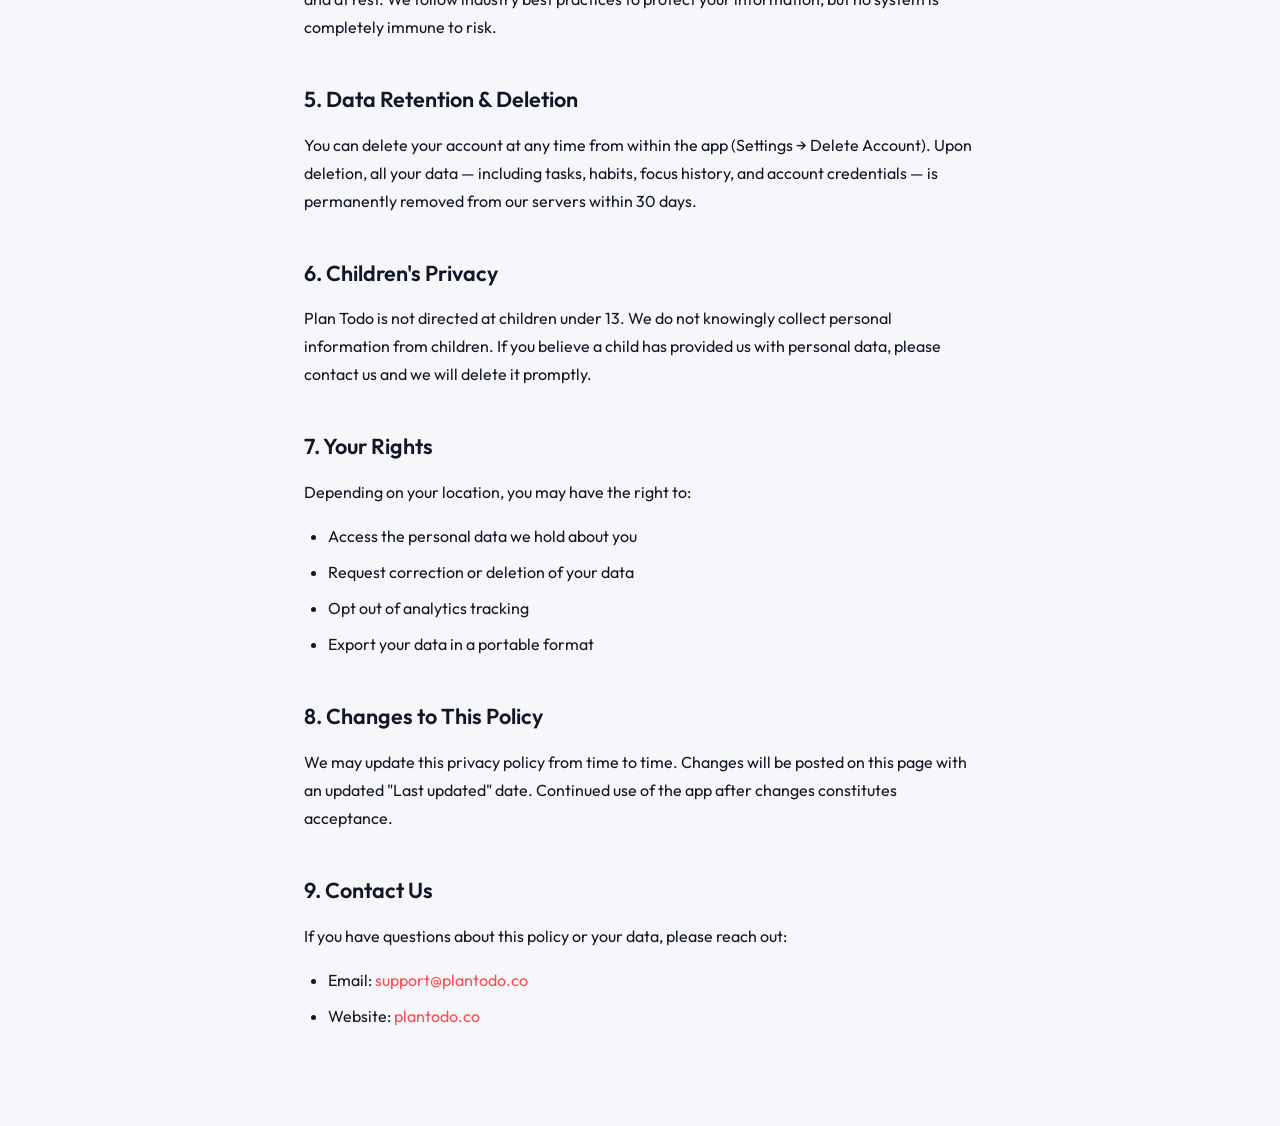
<file: privacy.html>
<!DOCTYPE html>
<html lang="en">

<head>
  <meta charset="UTF-8" />
  <meta name="viewport" content="width=device-width, initial-scale=1, viewport-fit=cover" />
  <title>Privacy Policy — Plan Todo</title>
  <meta name="description" content="Privacy Policy for Plan Todo — Focus Timer & Tasks app." />
  <meta name="robots" content="index, follow" />
  <link rel="canonical" href="https://plantodo.co/privacy.html" />
  <meta property="og:type" content="website" />
  <meta property="og:url" content="https://plantodo.co/privacy.html" />
  <meta property="og:title" content="Privacy Policy — Plan Todo" />
  <meta property="og:description" content="Privacy Policy for Plan Todo — Focus Timer & Tasks app." />
  <meta property="og:image" content="https://plantodo.co/images/og-image.png" />
  <meta property="og:site_name" content="Plan Todo" />
  <meta name="twitter:card" content="summary" />
  <meta name="twitter:title" content="Privacy Policy — Plan Todo" />
  <link rel="icon" type="image/png" sizes="32x32" href="/favicon-32x32.png" />
  <link rel="apple-touch-icon" sizes="180x180" href="/apple-touch-icon.png" />
  <meta name="theme-color" content="#1a1a1a" />
  <link rel="stylesheet" href="styles.css" />
  <link rel="preconnect" href="https://fonts.googleapis.com" />
  <link rel="preconnect" href="https://fonts.gstatic.com" crossorigin />
  <link href="https://fonts.googleapis.com/css2?family=Outfit:wght@400;500;600;700&display=swap" rel="stylesheet" />
  <style>
    .legal-page {
      max-width: 720px;
      margin: 0 auto;
      padding: 120px 24px 80px;
      font-family: 'Outfit', sans-serif;
      color: #101828;
      background: #f7f6fb;
      line-height: 1.75;
    }

    .legal-page h1 {
      font-size: 2.25rem;
      font-weight: 700;
      margin-bottom: 8px;
    }

    .legal-page .updated {
      color: #667085;
      font-size: 0.95rem;
      margin-bottom: 48px;
    }

    .legal-page h2 {
      font-size: 1.35rem;
      font-weight: 600;
      margin-top: 40px;
      margin-bottom: 12px;
    }

    .legal-page p,
    .legal-page ul {
      margin-bottom: 16px;
    }

    .legal-page ul {
      padding-left: 24px;
    }

    .legal-page li {
      margin-bottom: 8px;
    }

    .legal-page a {
      color: #FF4B4B;
      text-decoration: none;
    }

    .legal-page a:hover {
      text-decoration: underline;
    }

    .legal-page .back-link {
      display: inline-block;
      margin-bottom: 32px;
      font-weight: 500;
    }

    @media (prefers-color-scheme: dark) {
      .legal-page {
        color: #f4f4f8;
        background: #1a1f29;
      }

      .legal-page .updated {
        color: #a0a7b4;
      }
    }

    body.dark-mode .legal-page {
      color: #f4f4f8;
      background: #1a1f29;
    }

    body.dark-mode .legal-page .updated {
      color: #a0a7b4;
    }
  </style>
</head>

<body>
  <main class="legal-page">
    <a class="back-link" href="/">← Back to Plan Todo</a>
    <h1>Privacy Policy</h1>
    <p class="updated">Last updated: May 29, 2026</p>

    <p>Thank you for using Plan Todo ("we", "our", or "us"). We built this app with a
      privacy-first approach — collecting only what's needed to deliver the service and nothing
      more.</p>

    <h2>1. Information We Collect</h2>

    <p><strong>Account Information.</strong> When you sign up, we collect your email address via
      secure authentication (Supabase Auth). We do not require your real name, phone number, or
      social media profiles.</p>

    <p><strong>App Data You Create.</strong> Your tasks, habits, focus sessions, and settings are
      stored securely and synced across your devices via Supabase (hosted on AWS). This data belongs
      to you — we never read, sell, or share it.</p>

    <p><strong>Usage Analytics.</strong> We use Mixpanel to understand how the app is used so we can
      improve it. We track anonymized events such as:</p>
    <ul>
      <li>Screen views and feature usage (e.g., focus timer started, task created)</li>
      <li>Onboarding progress and subscription events</li>
      <li>Crash-related diagnostics</li>
    </ul>
    <p>We do <strong>not</strong> collect personal health data, location, contacts, photos, or
      browsing history.</p>

    <h2>2. How We Use Your Information</h2>
    <ul>
      <li>To provide and sync your tasks, habits, and focus data across devices</li>
      <li>To authenticate your account securely</li>
      <li>To process in-app subscriptions via Apple's App Store (StoreKit 2)</li>
      <li>To analyze aggregate usage patterns and improve the product</li>
      <li>To communicate critical service updates (e.g., security notices)</li>
    </ul>

    <h2>3. Third-Party Services</h2>
    <p>Plan Todo integrates with the following third-party services:</p>
    <ul>
      <li><strong>Supabase</strong> — Authentication and cloud data sync. Data is encrypted in
        transit (TLS) and at rest. <a href="https://supabase.com/privacy" target="_blank"
          rel="noopener">Supabase Privacy Policy</a></li>
      <li><strong>Mixpanel</strong> — Anonymized product analytics. No personally identifiable
        information is sent. <a href="https://mixpanel.com/legal/privacy-policy/" target="_blank"
          rel="noopener">Mixpanel Privacy Policy</a></li>
      <li><strong>Apple / StoreKit 2</strong> — In-app purchases and subscriptions. Payment
        processing is handled entirely by Apple. We do not see or store your payment details. <a
          href="https://www.apple.com/legal/privacy/" target="_blank" rel="noopener">Apple Privacy
          Policy</a></li>
    </ul>

    <h2>4. Data Storage & Security</h2>
    <p>Your data is stored on Supabase's secure infrastructure (AWS-hosted) with encryption in
      transit and at rest. We follow industry best practices to protect your information, but no
      system is completely immune to risk.</p>

    <h2>5. Data Retention & Deletion</h2>
    <p>You can delete your account at any time from within the app (Settings → Delete Account).
      Upon deletion, all your data — including tasks, habits, focus history, and account
      credentials — is permanently removed from our servers within 30 days.</p>

    <h2>6. Children's Privacy</h2>
    <p>Plan Todo is not directed at children under 13. We do not knowingly collect personal
      information from children. If you believe a child has provided us with personal data, please
      contact us and we will delete it promptly.</p>

    <h2>7. Your Rights</h2>
    <p>Depending on your location, you may have the right to:</p>
    <ul>
      <li>Access the personal data we hold about you</li>
      <li>Request correction or deletion of your data</li>
      <li>Opt out of analytics tracking</li>
      <li>Export your data in a portable format</li>
    </ul>

    <h2>8. Changes to This Policy</h2>
    <p>We may update this privacy policy from time to time. Changes will be posted on this page
      with an updated "Last updated" date. Continued use of the app after changes constitutes
      acceptance.</p>

    <h2>9. Contact Us</h2>
    <p>If you have questions about this policy or your data, please reach out:</p>
    <ul>
      <li>Email: <a href="mailto:support@plantodo.co">support@plantodo.co</a></li>
      <li>Website: <a href="https://plantodo.co">plantodo.co</a></li>
    </ul>
  </main>
</body>

</html>
</file>
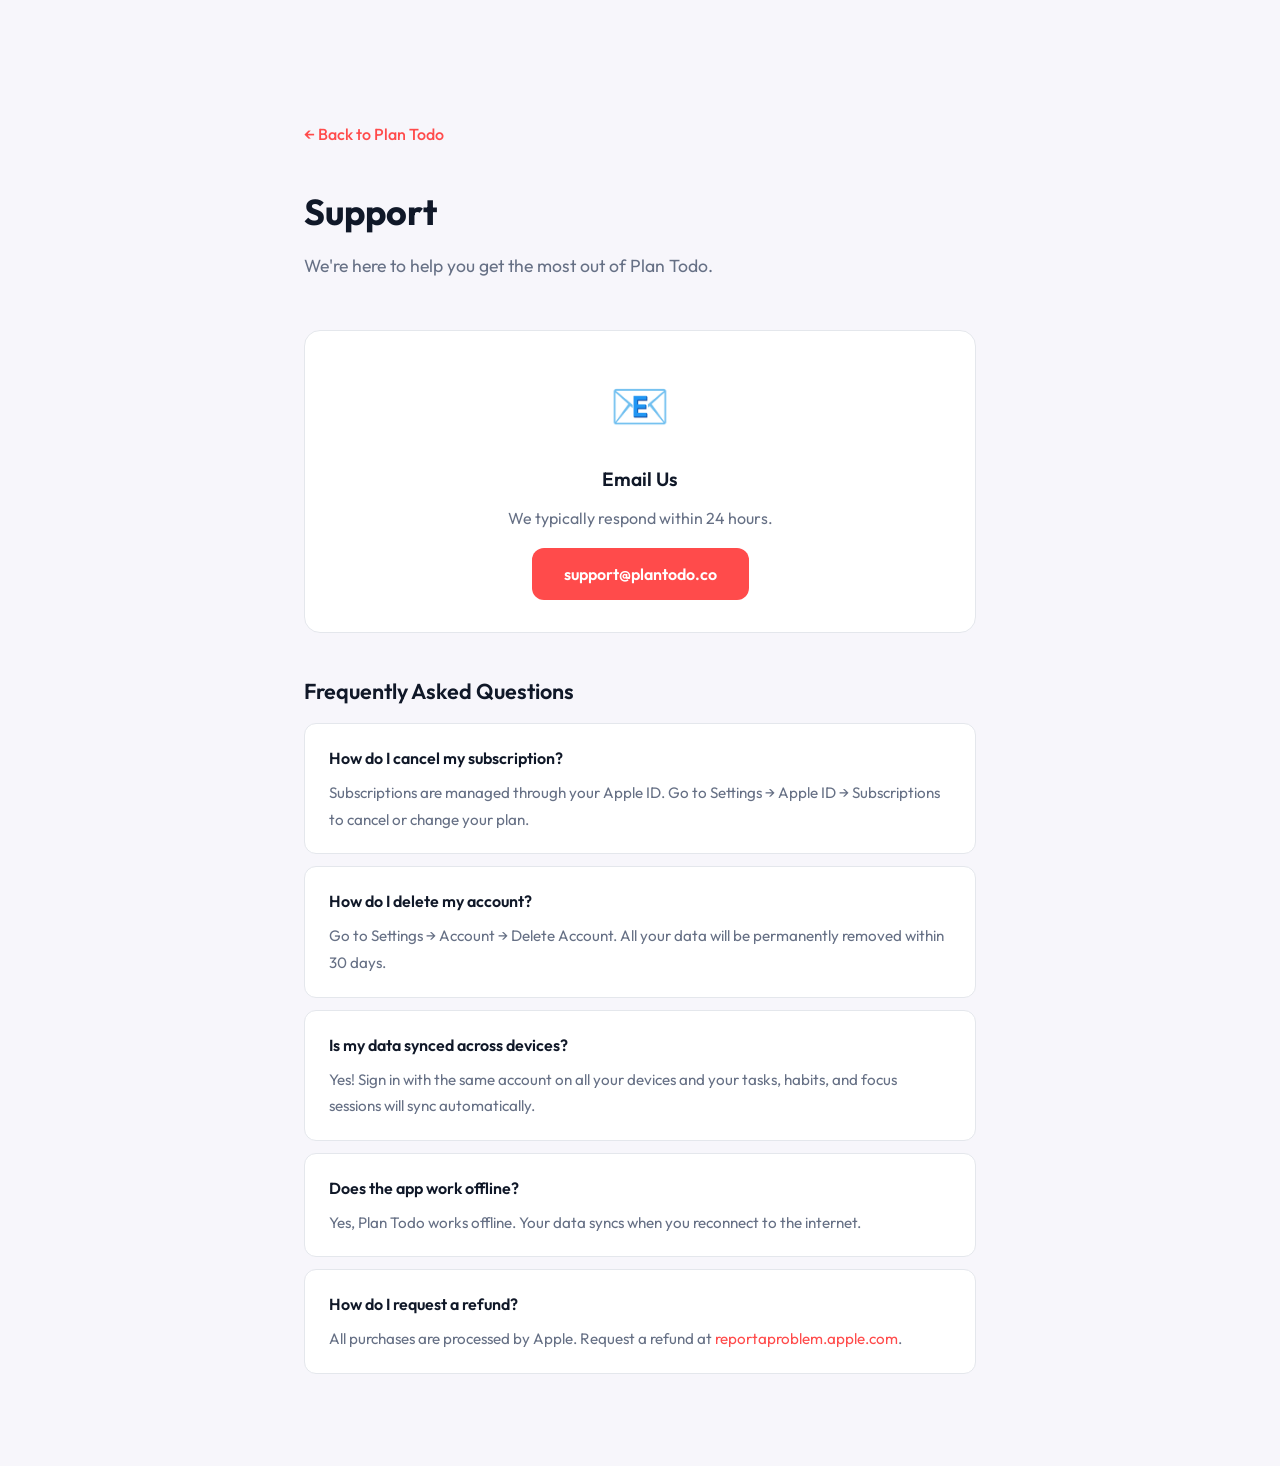
<file: support.html>
<!DOCTYPE html>
<html lang="en">

<head>
  <meta charset="UTF-8" />
  <meta name="viewport" content="width=device-width, initial-scale=1, viewport-fit=cover" />
  <title>Support — Plan Todo</title>
  <meta name="description" content="Get help with Plan Todo — Focus Timer & Tasks app." />
  <meta name="robots" content="index, follow" />
  <link rel="canonical" href="https://plantodo.co/support.html" />
  <meta property="og:type" content="website" />
  <meta property="og:url" content="https://plantodo.co/support.html" />
  <meta property="og:title" content="Support — Plan Todo" />
  <meta property="og:description" content="Get help with Plan Todo — Focus Timer & Tasks app." />
  <meta property="og:image" content="https://plantodo.co/images/og-image.png" />
  <meta property="og:site_name" content="Plan Todo" />
  <meta name="twitter:card" content="summary" />
  <meta name="twitter:title" content="Support — Plan Todo" />
  <link rel="icon" type="image/png" sizes="32x32" href="/favicon-32x32.png" />
  <link rel="apple-touch-icon" sizes="180x180" href="/apple-touch-icon.png" />
  <meta name="theme-color" content="#1a1a1a" />
  <link rel="stylesheet" href="styles.css" />
  <link rel="preconnect" href="https://fonts.googleapis.com" />
  <link rel="preconnect" href="https://fonts.gstatic.com" crossorigin />
  <link href="https://fonts.googleapis.com/css2?family=Outfit:wght@400;500;600;700&display=swap" rel="stylesheet" />
  <style>
    .legal-page {
      max-width: 720px;
      margin: 0 auto;
      padding: 120px 24px 80px;
      font-family: 'Outfit', sans-serif;
      color: var(--text, #101828);
      background: var(--bg, #f7f6fb);
      line-height: 1.75;
    }

    .legal-page h1 {
      font-size: 2.25rem;
      font-weight: 700;
      margin-bottom: 8px;
    }

    .legal-page .subtitle {
      color: var(--muted, #667085);
      font-size: 1.1rem;
      margin-bottom: 48px;
    }

    .legal-page h2 {
      font-size: 1.35rem;
      font-weight: 600;
      margin-top: 40px;
      margin-bottom: 12px;
    }

    .legal-page p,
    .legal-page ul {
      margin-bottom: 16px;
    }

    .legal-page ul {
      padding-left: 24px;
    }

    .legal-page li {
      margin-bottom: 8px;
    }

    .legal-page a {
      color: #FF4B4B;
      text-decoration: none;
    }

    .legal-page a:hover {
      text-decoration: underline;
    }

    .legal-page .back-link {
      display: inline-block;
      margin-bottom: 32px;
      font-weight: 500;
    }

    .contact-card {
      background: var(--card, #fff);
      border: 1px solid var(--border, #e4e7ec);
      border-radius: 16px;
      padding: 32px;
      margin-top: 24px;
      text-align: center;
    }

    .contact-card .icon {
      font-size: 3rem;
      margin-bottom: 16px;
    }

    .contact-card h3 {
      font-size: 1.2rem;
      font-weight: 600;
      margin-bottom: 8px;
    }

    .contact-card p {
      color: var(--muted, #667085);
      margin-bottom: 16px;
    }

    .contact-card a {
      display: inline-block;
      background: #FF4B4B;
      color: #fff;
      padding: 12px 32px;
      border-radius: 12px;
      font-weight: 600;
      text-decoration: none;
      transition: background 0.2s;
    }

    .contact-card a:hover {
      background: #e5484d;
      text-decoration: none;
    }

    .faq-item {
      background: var(--card, #fff);
      border: 1px solid var(--border, #e4e7ec);
      border-radius: 12px;
      padding: 20px 24px;
      margin-bottom: 12px;
    }

    .faq-item h3 {
      font-size: 1rem;
      font-weight: 600;
      margin-bottom: 8px;
    }

    .faq-item p {
      color: var(--muted, #667085);
      font-size: 0.95rem;
      margin-bottom: 0;
    }

    body.dark-mode .legal-page {
      color: #f4f4f8;
      background: #1a1f29;
    }

    body.dark-mode .contact-card {
      background: #232836;
      border-color: #2f3746;
    }

    body.dark-mode .faq-item {
      background: #232836;
      border-color: #2f3746;
    }
  </style>
</head>

<body>
  <main class="legal-page">
    <a class="back-link" href="/">← Back to Plan Todo</a>
    <h1>Support</h1>
    <p class="subtitle">We're here to help you get the most out of Plan Todo.</p>

    <div class="contact-card">
      <div class="icon">📧</div>
      <h3>Email Us</h3>
      <p>We typically respond within 24 hours.</p>
      <a href="mailto:support@plantodo.co">support@plantodo.co</a>
    </div>

    <h2>Frequently Asked Questions</h2>

    <div class="faq-item">
      <h3>How do I cancel my subscription?</h3>
      <p>Subscriptions are managed through your Apple ID. Go to Settings → Apple ID → Subscriptions to cancel or change your plan.</p>
    </div>

    <div class="faq-item">
      <h3>How do I delete my account?</h3>
      <p>Go to Settings → Account → Delete Account. All your data will be permanently removed within 30 days.</p>
    </div>

    <div class="faq-item">
      <h3>Is my data synced across devices?</h3>
      <p>Yes! Sign in with the same account on all your devices and your tasks, habits, and focus sessions will sync automatically.</p>
    </div>

    <div class="faq-item">
      <h3>Does the app work offline?</h3>
      <p>Yes, Plan Todo works offline. Your data syncs when you reconnect to the internet.</p>
    </div>

    <div class="faq-item">
      <h3>How do I request a refund?</h3>
      <p>All purchases are processed by Apple. Request a refund at <a href="https://reportaproblem.apple.com" target="_blank" rel="noopener">reportaproblem.apple.com</a>.</p>
    </div>
  </main>
</body>

</html>
</file>
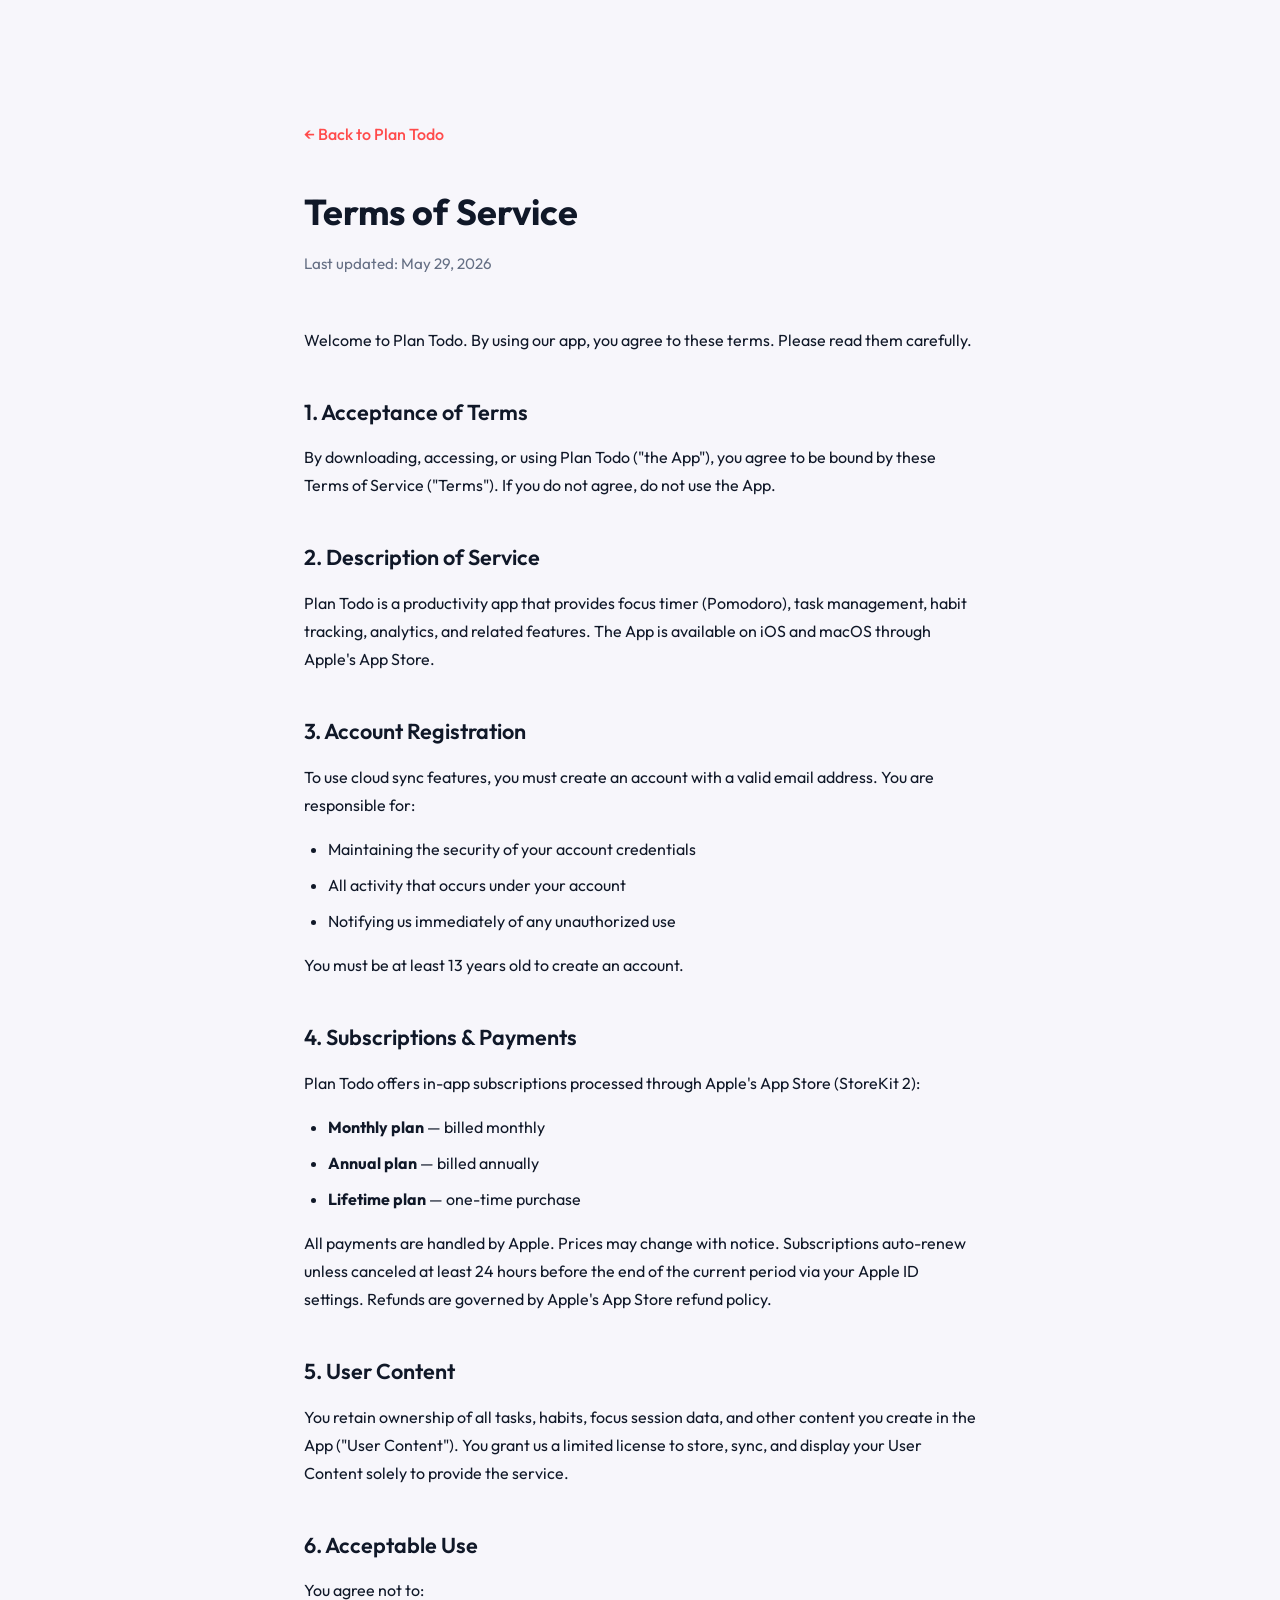
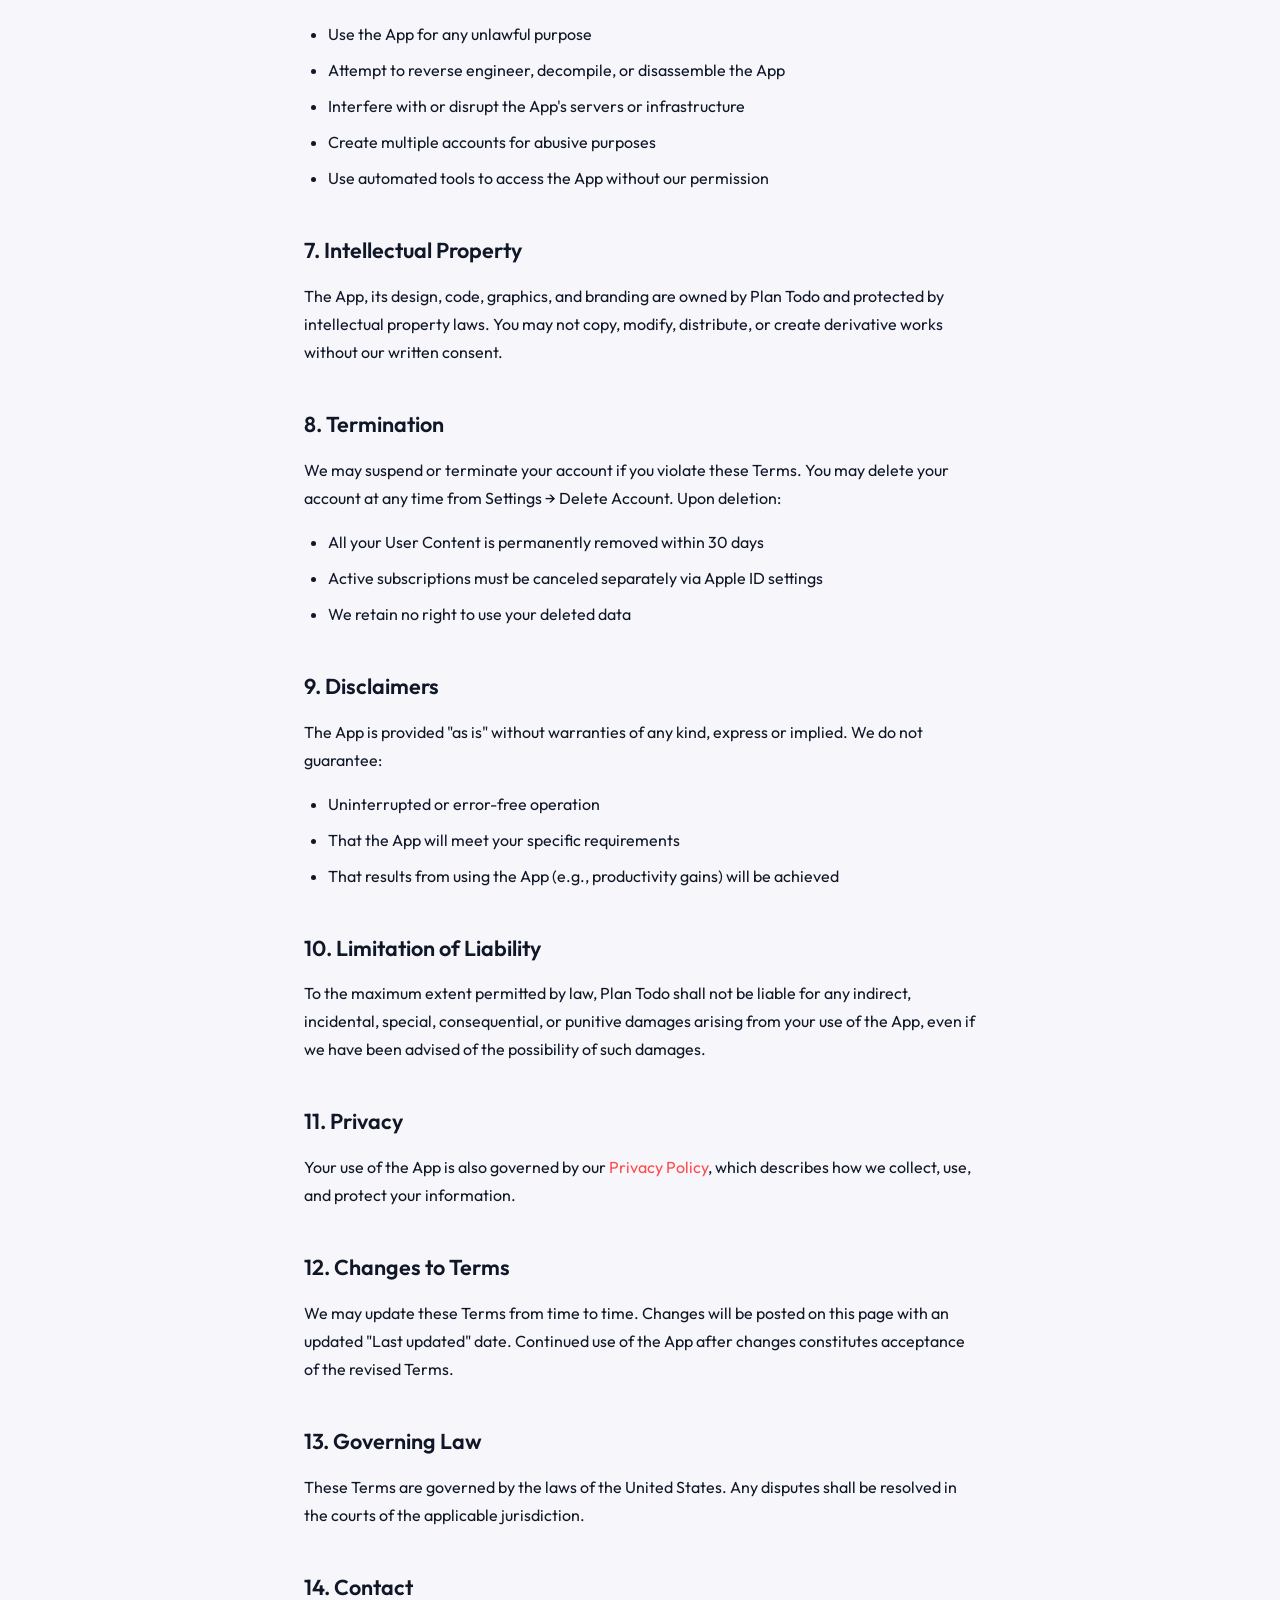
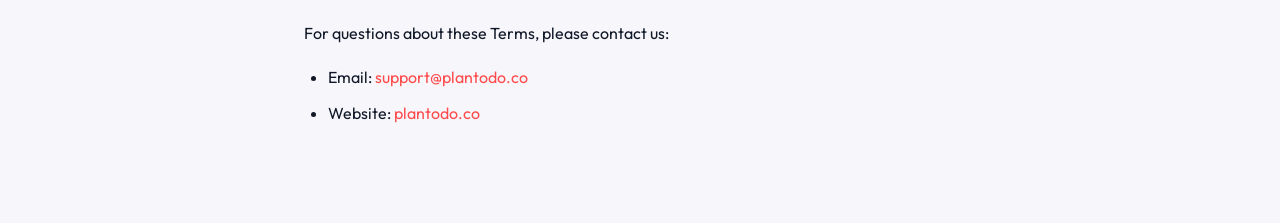
<file: terms.html>
<!DOCTYPE html>
<html lang="en">

<head>
  <meta charset="UTF-8" />
  <meta name="viewport" content="width=device-width, initial-scale=1, viewport-fit=cover" />
  <title>Terms of Service — Plan Todo</title>
  <meta name="description" content="Terms of Service for Plan Todo — Focus Timer & Tasks app." />
  <meta name="robots" content="index, follow" />
  <link rel="canonical" href="https://plantodo.co/terms.html" />
  <meta property="og:type" content="website" />
  <meta property="og:url" content="https://plantodo.co/terms.html" />
  <meta property="og:title" content="Terms of Service — Plan Todo" />
  <meta property="og:description" content="Terms of Service for Plan Todo — Focus Timer & Tasks app." />
  <meta property="og:image" content="https://plantodo.co/images/og-image.png" />
  <meta property="og:site_name" content="Plan Todo" />
  <meta name="twitter:card" content="summary" />
  <meta name="twitter:title" content="Terms of Service — Plan Todo" />
  <link rel="icon" type="image/png" sizes="32x32" href="/favicon-32x32.png" />
  <link rel="apple-touch-icon" sizes="180x180" href="/apple-touch-icon.png" />
  <meta name="theme-color" content="#1a1a1a" />
  <link rel="stylesheet" href="styles.css" />
  <link rel="preconnect" href="https://fonts.googleapis.com" />
  <link rel="preconnect" href="https://fonts.gstatic.com" crossorigin />
  <link href="https://fonts.googleapis.com/css2?family=Outfit:wght@400;500;600;700&display=swap" rel="stylesheet" />
  <style>
    .legal-page {
      max-width: 720px;
      margin: 0 auto;
      padding: 120px 24px 80px;
      font-family: 'Outfit', sans-serif;
      color: #101828;
      background: #f7f6fb;
      line-height: 1.75;
    }

    .legal-page h1 {
      font-size: 2.25rem;
      font-weight: 700;
      margin-bottom: 8px;
    }

    .legal-page .updated {
      color: #667085;
      font-size: 0.95rem;
      margin-bottom: 48px;
    }

    .legal-page h2 {
      font-size: 1.35rem;
      font-weight: 600;
      margin-top: 40px;
      margin-bottom: 12px;
    }

    .legal-page p,
    .legal-page ul {
      margin-bottom: 16px;
    }

    .legal-page ul {
      padding-left: 24px;
    }

    .legal-page li {
      margin-bottom: 8px;
    }

    .legal-page a {
      color: #FF4B4B;
      text-decoration: none;
    }

    .legal-page a:hover {
      text-decoration: underline;
    }

    .legal-page .back-link {
      display: inline-block;
      margin-bottom: 32px;
      font-weight: 500;
    }

    @media (prefers-color-scheme: dark) {
      .legal-page {
        color: #f4f4f8;
        background: #1a1f29;
      }

      .legal-page .updated {
        color: #a0a7b4;
      }
    }

    body.dark-mode .legal-page {
      color: #f4f4f8;
      background: #1a1f29;
    }

    body.dark-mode .legal-page .updated {
      color: #a0a7b4;
    }
  </style>
</head>

<body>
  <main class="legal-page">
    <a class="back-link" href="/">← Back to Plan Todo</a>
    <h1>Terms of Service</h1>
    <p class="updated">Last updated: May 29, 2026</p>

    <p>Welcome to Plan Todo. By using our app, you agree to these terms. Please read them
      carefully.</p>

    <h2>1. Acceptance of Terms</h2>
    <p>By downloading, accessing, or using Plan Todo ("the App"), you agree to be bound by these
      Terms of Service ("Terms"). If you do not agree, do not use the App.</p>

    <h2>2. Description of Service</h2>
    <p>Plan Todo is a productivity app that provides focus timer (Pomodoro), task management, habit
      tracking, analytics, and related features. The App is available on iOS and macOS through
      Apple's App Store.</p>

    <h2>3. Account Registration</h2>
    <p>To use cloud sync features, you must create an account with a valid email address. You are
      responsible for:</p>
    <ul>
      <li>Maintaining the security of your account credentials</li>
      <li>All activity that occurs under your account</li>
      <li>Notifying us immediately of any unauthorized use</li>
    </ul>
    <p>You must be at least 13 years old to create an account.</p>

    <h2>4. Subscriptions & Payments</h2>
    <p>Plan Todo offers in-app subscriptions processed through Apple's App Store (StoreKit 2):</p>
    <ul>
      <li><strong>Monthly plan</strong> — billed monthly</li>
      <li><strong>Annual plan</strong> — billed annually</li>
      <li><strong>Lifetime plan</strong> — one-time purchase</li>
    </ul>
    <p>All payments are handled by Apple. Prices may change with notice. Subscriptions
      auto-renew unless canceled at least 24 hours before the end of the current period via your
      Apple ID settings. Refunds are governed by Apple's App Store refund policy.</p>

    <h2>5. User Content</h2>
    <p>You retain ownership of all tasks, habits, focus session data, and other content you create
      in the App ("User Content"). You grant us a limited license to store, sync, and display your
      User Content solely to provide the service.</p>

    <h2>6. Acceptable Use</h2>
    <p>You agree not to:</p>
    <ul>
      <li>Use the App for any unlawful purpose</li>
      <li>Attempt to reverse engineer, decompile, or disassemble the App</li>
      <li>Interfere with or disrupt the App's servers or infrastructure</li>
      <li>Create multiple accounts for abusive purposes</li>
      <li>Use automated tools to access the App without our permission</li>
    </ul>

    <h2>7. Intellectual Property</h2>
    <p>The App, its design, code, graphics, and branding are owned by Plan Todo and protected by
      intellectual property laws. You may not copy, modify, distribute, or create derivative works
      without our written consent.</p>

    <h2>8. Termination</h2>
    <p>We may suspend or terminate your account if you violate these Terms. You may delete your
      account at any time from Settings → Delete Account. Upon deletion:</p>
    <ul>
      <li>All your User Content is permanently removed within 30 days</li>
      <li>Active subscriptions must be canceled separately via Apple ID settings</li>
      <li>We retain no right to use your deleted data</li>
    </ul>

    <h2>9. Disclaimers</h2>
    <p>The App is provided "as is" without warranties of any kind, express or implied. We do not
      guarantee:</p>
    <ul>
      <li>Uninterrupted or error-free operation</li>
      <li>That the App will meet your specific requirements</li>
      <li>That results from using the App (e.g., productivity gains) will be achieved</li>
    </ul>

    <h2>10. Limitation of Liability</h2>
    <p>To the maximum extent permitted by law, Plan Todo shall not be liable for any indirect,
      incidental, special, consequential, or punitive damages arising from your use of the App,
      even if we have been advised of the possibility of such damages.</p>

    <h2>11. Privacy</h2>
    <p>Your use of the App is also governed by our <a href="privacy.html">Privacy Policy</a>,
      which describes how we collect, use, and protect your information.</p>

    <h2>12. Changes to Terms</h2>
    <p>We may update these Terms from time to time. Changes will be posted on this page with an
      updated "Last updated" date. Continued use of the App after changes constitutes acceptance
      of the revised Terms.</p>

    <h2>13. Governing Law</h2>
    <p>These Terms are governed by the laws of the United States. Any disputes shall be resolved
      in the courts of the applicable jurisdiction.</p>

    <h2>14. Contact</h2>
    <p>For questions about these Terms, please contact us:</p>
    <ul>
      <li>Email: <a href="mailto:support@plantodo.co">support@plantodo.co</a></li>
      <li>Website: <a href="https://plantodo.co">plantodo.co</a></li>
    </ul>
  </main>
</body>

</html>
</file>
<file: styles.css>
* {
  box-sizing: border-box;
  margin: 0;
  padding: 0;
}

:root {
  color-scheme: light;
  --bg: #f7f6fb;
  --text: #101828;
  --muted: #667085;
  --primary: #e5484d;
  --primary-dark: #c02d2f;
  --card: #ffffff;
  --border: #e4e7ec;
  --shadow: 0 20px 60px rgba(16, 24, 40, 0.12);
}

body.dark-mode {
  color-scheme: dark;
  --bg: #1a1f29;
  --text: #f4f4f8;
  --muted: #a0a7b4;
  --card: #232836;
  --border: #2f3746;
  --shadow: 0 20px 60px rgba(10, 12, 20, 0.45);
}

body {
  font-family: "Outfit", sans-serif;
  color: var(--text);
  background: var(--bg);
  line-height: 1.6;
}

a {
  color: inherit;
  text-decoration: none;
}

.container {
  width: min(1120px, 92vw);
  margin: 0 auto;
}

.nav {
  position: sticky;
  top: 0;
  background: rgba(247, 246, 251, 0.9);
  backdrop-filter: blur(12px);
  border-bottom: 1px solid var(--border);
  z-index: 10;
}

body.dark-mode .nav {
  background: rgba(20, 24, 34, 0.95);
}

.nav-inner {
  display: flex;
  align-items: center;
  justify-content: space-between;
  padding: 18px 0;
  gap: 24px;
}

.nav-actions {
  display: flex;
  align-items: center;
  gap: 12px;
}

.logo {
  font-weight: 700;
  font-size: 1.6rem;
  display: flex;
  align-items: center;
  gap: 10px;
}

.logo-icon {
  width: 32px;
  height: 32px;
  border-radius: 8px;
  object-fit: cover;
}

body.dark-mode .logo {
  color: var(--text);
}

.nav-links {
  display: flex;
  gap: 40px;
  font-weight: 500;
  font-size: 1.05rem;
  color: #0b0b0f;
}

body.dark-mode .nav-links {
  color: var(--text);
}

.button {
  display: inline-flex;
  align-items: center;
  justify-content: center;
  padding: 12px 22px;
  border-radius: 999px;
  background: var(--primary);
  color: #fff;
  font-weight: 600;
  border: 0;
  cursor: pointer;
  transition: transform 0.2s ease, background 0.2s ease;
}

.button:hover {
  background: var(--primary-dark);
  transform: translateY(-1px);
}

.button-secondary {
  background: #fff;
  color: var(--text);
  border: 1px solid var(--border);
}

.button-secondary:hover {
  background: #f2f4f7;
}

.button-ghost {
  background: transparent;
  color: var(--text);
  border: 1px solid var(--border);
}

.theme-toggle {
  display: inline-flex;
  align-items: center;
  justify-content: center;
  width: 44px;
  height: 44px;
  border-radius: 50%;
  background: #fff;
  border: 1px solid var(--border);
  color: var(--text);
  cursor: pointer;
}

.theme-toggle .icon-sun,
.theme-toggle .icon-moon {
  font-size: 1rem;
  line-height: 1;
}

.theme-toggle .icon-sun {
  display: none;
  color: #f59e0b;
}

.theme-toggle .icon-moon {
  display: inline;
  color: #64748b;
}

body.dark-mode .theme-toggle .icon-sun {
  display: inline;
  color: #fbbf24;
}

body.dark-mode .theme-toggle .icon-moon {
  display: none;
}

body.dark-mode .button-secondary,
body.dark-mode .button-ghost,
body.dark-mode .theme-toggle {
  background: #121826;
  color: var(--text);
  border-color: var(--border);
}

#waitlist-submit {
  background: #10bf7a !important;
  color: #fff !important;
  border: none;
}

#waitlist-submit:hover {
  background: #0da868 !important;
}

.hero {
  padding: 80px 0 60px;
}

.hero-grid {
  display: grid;
  gap: 48px;
  align-items: center;
  grid-template-columns: repeat(auto-fit, minmax(280px, 1fr));
}

.eyebrow {
  font-size: 0.9rem;
  font-weight: 600;
  color: var(--primary);
  margin-bottom: 12px;
  text-transform: uppercase;
  letter-spacing: 0.08em;
}

.hero h1 {
  font-size: clamp(2.4rem, 4vw, 3.5rem);
  line-height: 1.1;
  margin-bottom: 18px;
}

.subhead {
  font-size: 1.1rem;
  color: var(--muted);
  margin-bottom: 28px;
}

.hero-actions {
  display: flex;
  flex-wrap: wrap;
  gap: 14px;
  margin-bottom: 30px;
}

.hero-download {
  display: flex;
  align-items: center;
  flex-wrap: wrap;
  gap: 12px;
  margin-bottom: 26px;
}

.button-mac,
a.button.button-mac {
  background: #1d1d1f;
  color: #ffffff;
}

a.button.button-mac:hover {
  background: #000000;
  transform: translateY(-1px);
}

body.dark-mode .button-mac {
  background: #f5f5f7;
  color: #1d1d1f;
}

.hero-download-note {
  font-size: 0.85rem;
  opacity: 0.75;
}

.stats {
  display: grid;
  gap: 18px;
  grid-template-columns: repeat(auto-fit, minmax(150px, 1fr));
}

.stats h3 {
  font-size: 1.5rem;
  margin-bottom: 4px;
}

.stats p {
  color: var(--muted);
  font-size: 0.95rem;
}

.hero-visual {
  display: flex;
  justify-content: center;
  align-items: flex-start;
  gap: 16px;
  position: relative;
  padding-left: 48px;
}

.hero-device {
  width: 100%;
  height: auto;
  display: block;
}

.hero-device-secondary {
  margin-top: 40px;
}

.phone-stack {
  position: relative;
  width: min(420px, 90vw);
  height: 420px;
}

.phone-card {
  position: absolute;
  border-radius: 24px;
  padding: 20px;
  background: var(--card);
  box-shadow: var(--shadow);
  width: 70%;
}

.phone-primary {
  top: 0;
  right: 0;
  background: linear-gradient(135deg, #e5484d, #ff8a8f);
  color: #fff;
}

.phone-secondary {
  bottom: 30px;
  left: 0;
  background: #38bdf8;
}

.phone-tertiary {
  bottom: 0;
  right: 50px;
  width: 55%;
  background: #facc15;
  color: #111827;
}

.card-label {
  font-size: 0.75rem;
  text-transform: uppercase;
  letter-spacing: 0.1em;
  opacity: 0.8;
  margin-bottom: 10px;
}

.progress {
  height: 8px;
  background: rgba(255, 255, 255, 0.2);
  border-radius: 999px;
  margin: 16px 0;
  overflow: hidden;
}

.progress-bar {
  display: block;
  height: 100%;
  width: 70%;
  background: #fff;
}

.card-foot {
  font-size: 0.85rem;
  opacity: 0.85;
}

.phone-secondary ul {
  list-style: none;
  margin-top: 12px;
  display: grid;
  gap: 10px;
  color: var(--muted);
}

.phone-tertiary .chip,
.panel-card .chip {
  border-radius: 999px;
  border: 0;
  padding: 8px 16px;
  background: #fff;
  color: #111827;
  font-weight: 600;
  margin-top: 14px;
}

.widget-row {
  display: grid;
  gap: 18px;
  grid-template-columns: repeat(auto-fit, minmax(200px, 1fr));
}

.widget-card {
  border-radius: 22px;
  padding: 18px;
  box-shadow: var(--shadow);
}

.widget-primary {
  background: linear-gradient(135deg, #e5484d, #ff8a8f);
  color: #fff;
}

.widget-secondary {
  background: #38bdf8;
  color: #0b1220;
}

.widget-tertiary {
  background: #facc15;
  color: #111827;
}

.widget-card ul {
  list-style: none;
  margin-top: 12px;
  display: grid;
  gap: 8px;
  color: inherit;
}

.widget-card .progress {
  background: rgba(255, 255, 255, 0.3);
}

.widget-card .progress-bar {
  background: #fff;
}

.widget-card .chip {
  border-radius: 999px;
  border: 0;
  padding: 8px 16px;
  background: rgba(255, 255, 255, 0.9);
  color: #111827;
  font-weight: 600;
  margin-top: 12px;
}

.section {
  padding: 80px 0;
}

.section-muted {
  background: #f0eff8;
}

body.dark-mode .section-muted {
  background: #151a23;
}

.section-title {
  text-align: center;
  margin-bottom: 48px;
}

.section-title h2 {
  font-size: clamp(2rem, 3.5vw, 2.6rem);
  margin-bottom: 12px;
}

.section-title p,
.section-copy {
  color: var(--muted);
  font-size: 1.05rem;
}

.features-layout {
  display: grid;
  grid-template-columns: 1fr auto;
  gap: 48px;
  align-items: start;
}

.features-visual {
  display: flex;
  align-items: flex-start;
  gap: 16px;
  padding-left: 24px;
}

.features-device {
  width: 100%;
  height: auto;
  display: block;
}

.features-device-offset {
  margin-top: 48px;
}

.feature-grid {
  display: grid;
  grid-template-columns: repeat(auto-fit, minmax(200px, 1fr));
  gap: 24px;
}

.feature-card {
  background: var(--card);
  padding: 24px;
  border-radius: 20px;
  border: 1px solid var(--border);
  box-shadow: 0 10px 30px rgba(16, 24, 40, 0.06);
}

.feature-card h3 {
  margin-bottom: 10px;
  font-size: 1.2rem;
}

.feature-card p {
  color: var(--muted);
}

.workflow-grid {
  display: grid;
  gap: 36px;
  grid-template-columns: repeat(auto-fit, minmax(260px, 1fr));
  align-items: center;
}

.workflow-list {
  margin-top: 24px;
  display: grid;
  gap: 16px;
}

.workflow-list h4 {
  margin-bottom: 4px;
}

.workflow-list p {
  color: var(--muted);
}

.workflow-cards {
  display: grid;
  gap: 18px;
}

.panel-card {
  background: #111827;
  color: #fff;
  padding: 26px;
  border-radius: 22px;
  box-shadow: var(--shadow);
}

.panel-card-light {
  background: #fff;
  color: var(--text);
}

body.dark-mode .panel-card-light {
  background: var(--card);
}

.pill-row {
  display: flex;
  gap: 10px;
  flex-wrap: wrap;
  margin: 18px 0;
}

.pill-row span {
  background: rgba(255, 255, 255, 0.18);
  padding: 6px 12px;
  border-radius: 999px;
  font-size: 0.85rem;
}

.panel-card-light .pill-row span {
  background: #f2f4f7;
}

body.dark-mode .panel-card-light .pill-row span {
  background: rgba(255, 255, 255, 0.1);
}

.chart {
  display: grid;
  grid-template-columns: repeat(5, 1fr);
  gap: 8px;
  align-items: end;
  height: 120px;
}

.chart span {
  background: #ff7a80;
  border-radius: 10px;
}

.chart span:nth-child(1) {
  height: 40%;
}

.chart span:nth-child(2) {
  height: 70%;
}

.chart span:nth-child(3) {
  height: 55%;
}

.chart span:nth-child(4) {
  height: 85%;
}

.chart span:nth-child(5) {
  height: 65%;
}

.coach {
  display: flex;
  align-items: center;
  justify-content: space-between;
  margin-top: 16px;
  gap: 12px;
}

.testimonial-grid {
  display: grid;
  grid-template-columns: repeat(auto-fit, minmax(260px, 1fr));
  gap: 24px;
}

.testimonial-card {
  background: var(--card);
  border-radius: 20px;
  padding: 26px;
  border: 1px solid var(--border);
}

.testimonial-card p {
  margin-bottom: 22px;
}

.testimonial-meta {
  display: flex;
  align-items: center;
  gap: 12px;
}

.avatar {
  width: 42px;
  height: 42px;
  border-radius: 50%;
  background: #111827;
  color: #fff;
  display: grid;
  place-items: center;
  font-weight: 600;
}

.testimonial-meta span {
  color: var(--muted);
  font-size: 0.9rem;
}

.faq {
  display: grid;
  gap: 32px;
  grid-template-columns: repeat(auto-fit, minmax(260px, 1fr));
}

.faq-list details {
  background: #fff;
  padding: 18px 20px;
  border-radius: 16px;
  border: 1px solid var(--border);
  margin-bottom: 14px;
}

body.dark-mode .faq-list details {
  background: var(--card);
}

.faq-list summary {
  font-weight: 600;
  cursor: pointer;
}

.faq-list p {
  margin-top: 12px;
  color: var(--muted);
}

.cta {
  padding-bottom: 100px;
}

.cta-card {
  background: linear-gradient(135deg, #7f1d1d, #ef4444);
  color: #fff;
  padding: 46px;
  border-radius: 28px;
  display: grid;
  gap: 24px;
  grid-template-columns: repeat(auto-fit, minmax(240px, 1fr));
  align-items: center;
}

.cta-form {
  display: flex;
  flex-wrap: wrap;
  gap: 12px;
}

.formkit-form[data-uid="f596b012c2"] .formkit-alert-success:not(:empty)~.formkit-fields {
  display: none;
}

.formkit-form[data-uid="f596b012c2"] .formkit-alert-success:not(:empty)~.formkit-powered-by-convertkit-container {
  display: none;
}

.formkit-form[data-uid="f596b012c2"] .formkit-alert {
  margin: 0 !important;
  padding: 0 !important;
  border: 0 !important;
  min-height: 0 !important;
  height: 0 !important;
  display: none !important;
}

.formkit-form[data-uid="f596b012c2"] .formkit-alert-success,
.formkit-form[data-uid="f596b012c2"] .formkit-alert-error {
  display: block !important;
  height: auto !important;
  margin: 12px 0 0 !important;
  padding: 12px !important;
  border: 1px solid transparent !important;
}

.formkit-form[data-uid="f596b012c2"] .formkit-alert:empty {
  display: none !important;
  height: 0 !important;
  margin: 0 !important;
  padding: 0 !important;
  border: 0 !important;
}

.cta-form input {
  flex: 1;
  min-width: 200px;
  padding: 12px 16px;
  border-radius: 999px;
  border: none;
  background: rgba(255, 255, 255, 0.9);
}

body.dark-mode .cta-form input {
  background: rgba(255, 255, 255, 0.15);
  color: #fff;
}

body.dark-mode .cta-form input::placeholder {
  color: rgba(255, 255, 255, 0.6);
}

.footer {
  border-top: 1px solid var(--border);
  padding: 40px 0 24px;
  background: #fff;
}

body.dark-mode .footer {
  background: var(--bg);
}

.footer-top {
  display: flex;
  justify-content: space-between;
  align-items: flex-start;
  flex-wrap: wrap;
  gap: 24px;
  padding-bottom: 24px;
  border-bottom: 1px solid var(--border);
}

.footer-brand .logo {
  margin-bottom: 8px;
}

.footer-brand p {
  color: var(--muted);
  font-size: 0.95rem;
}

.footer-links {
  display: flex;
  flex-wrap: wrap;
  gap: 16px 24px;
  color: var(--muted);
  align-items: center;
}

.footer-links a:hover {
  color: var(--primary, #e5484d);
}

.footer-bottom {
  padding-top: 20px;
  text-align: center;
  color: var(--muted);
  font-size: 0.85rem;
}

@media (max-width: 600px) {
  .footer-top {
    flex-direction: column;
    align-items: center;
    text-align: center;
  }

  .footer-links {
    justify-content: center;
  }
}

/* Hamburger Button */
.nav-toggle {
  display: none;
  flex-direction: column;
  justify-content: center;
  gap: 5px;
  width: 36px;
  height: 36px;
  background: none;
  border: none;
  cursor: pointer;
  padding: 0;
}

.nav-toggle span {
  display: block;
  width: 22px;
  height: 2px;
  background: var(--text, #333);
  border-radius: 2px;
  transition: transform 0.3s ease, opacity 0.3s ease;
  margin: 0 auto;
}

.nav-toggle.active span:nth-child(1) {
  transform: translateY(7px) rotate(45deg);
}

.nav-toggle.active span:nth-child(2) {
  opacity: 0;
}

.nav-toggle.active span:nth-child(3) {
  transform: translateY(-7px) rotate(-45deg);
}

/* Mobile Nav Menu */
.mobile-nav {
  display: none;
  flex-direction: column;
  gap: 0;
  background: rgba(247, 246, 251, 0.98);
  backdrop-filter: blur(12px);
  border-bottom: 1px solid var(--border);
  max-height: 0;
  overflow: hidden;
  transition: max-height 0.3s ease;
}

.mobile-nav.open {
  max-height: 400px;
}

.mobile-nav a {
  padding: 16px 6vw;
  color: var(--text, #333);
  text-decoration: none;
  font-size: 15px;
  font-weight: 500;
  border-bottom: 1px solid rgba(0, 0, 0, 0.06);
}

.mobile-nav a.button {
  background: var(--primary, #e5484d);
  color: #fff;
  text-align: center;
  margin: 12px 6vw;
  border-radius: 8px;
  border: none;
}

body.dark-mode .mobile-nav {
  background: rgba(20, 24, 34, 0.98);
}

body.dark-mode .mobile-nav a {
  color: #f0f0f0;
  border-bottom-color: rgba(255, 255, 255, 0.06);
}

@media (max-width: 900px) {
  .nav-links {
    display: none;
  }

  .nav-toggle {
    display: flex;
  }

  .mobile-nav {
    display: flex;
  }

  .nav-actions .button-secondary {
    display: none;
  }

  .footer-note {
    text-align: left;
  }

  .phone-stack {
    height: 360px;
  }

  .phone-card {
    width: 80%;
  }

  /* Features layout stacks */
  .features-layout {
    grid-template-columns: 1fr;
    gap: 32px;
  }

  .features-visual {
    justify-content: center;
    padding-left: 0;
  }

  /* Hero visual centers */
  .hero-visual {
    padding-left: 0;
    justify-content: center;
  }
}

@media (max-width: 600px) {
  .hero {
    padding-top: 60px;
  }

  .cta-card {
    padding: 24px;
  }

  .phone-tertiary {
    display: none;
  }

  /* Hero images stack vertically */
  .hero-visual {
    flex-direction: column;
    align-items: center;
    gap: 24px;
  }

  .hero-visual .hero-device-secondary.iphone-frame {
    margin-top: 0;
  }

  /* Features images stack vertically */
  .features-visual {
    flex-direction: column;
    align-items: center;
    gap: 24px;
  }

  .features-visual .features-device-offset.iphone-frame {
    margin-top: 0;
  }

  /* Stats grid stacks */
  .stats {
    grid-template-columns: 1fr;
    gap: 16px;
  }

  /* Hero actions stack */
  .hero-actions {
    flex-direction: column;
    gap: 12px;
  }

  .hero-actions .button {
    width: 100%;
    text-align: center;
  }

  /* Workflow cards full width */
  .workflow-cards {
    gap: 14px;
  }

  /* Footer links wrap */
  .footer-links {
    flex-wrap: wrap;
    gap: 12px;
  }

  /* Section spacing */
  .section {
    padding: 48px 0;
  }

  /* CTA card stacks */
  .cta-card {
    padding: 28px;
    text-align: center;
  }

  /* Footer stacks */
  .footer-grid {
    gap: 20px;
  }
}
/* Pouch Mode Video Showcase */
.pouch-showcase {
  display: flex;
  align-items: center;
  gap: 48px;
  margin-top: 64px;
  padding: 40px;
  border-radius: 24px;
  background: var(--card);
  border: 1px solid var(--border);
}

.pouch-showcase-copy {
  flex: 1;
}

.pouch-showcase-copy h3 {
  font-size: 1.6rem;
  font-weight: 700;
  margin: 8px 0 12px;
}

.pouch-showcase-copy p {
  color: var(--muted);
  font-size: 1rem;
  line-height: 1.6;
}

.pouch-video {
  flex: 1;
  max-width: 360px;
  border-radius: 20px;
  box-shadow: 0 20px 50px rgba(0, 0, 0, 0.2);
}

@media (max-width: 768px) {
  .pouch-showcase {
    flex-direction: column;
    text-align: center;
    padding: 28px;
    gap: 28px;
  }

  .pouch-video {
    max-width: 100%;
    width: min(320px, 100%);
  }
}

/* Waitlist Banner (simple, between sections) */
.waitlist-banner-wrap {
  padding: 0 0 16px;
}

.waitlist-banner-simple {
  text-align: center;
}

.waitlist-banner-simple h3 {
  font-size: 1.2rem;
  font-weight: 700;
  margin-bottom: 16px;
}

.waitlist-mini {
  max-width: 460px;
  margin: 0 auto;
}

.waitlist-mini .waitlist-fields input {
  background: var(--card);
  border: 1px solid var(--border);
  color: var(--text);
}

.waitlist-mini .waitlist-fields button {
  background: #10bf7a;
  color: #fff;
  white-space: nowrap;
}

.waitlist-mini .waitlist-fields button:hover {
  background: #0da868;
}

/* Mobile */
@media (max-width: 600px) {
  .waitlist-mini {
    max-width: 100%;
  }

  .waitlist-mini .waitlist-fields {
    flex-direction: column;
  }

  .waitlist-mini .waitlist-fields button {
    width: 100%;
  }
}

/* Waitlist Form */
.waitlist-form {
  width: 100%;
  max-width: 500px;
}

.waitlist-fields {
  display: flex;
  gap: 8px;
}

.waitlist-fields input {
  flex: 1;
  padding: 12px 16px;
  border: 1px solid #e3e3e3;
  border-radius: 8px;
  font-size: 15px;
  font-family: inherit;
  outline: none;
  transition: border-color 0.2s ease;
  background: #ffffff;
  color: #333;
}

.waitlist-fields input:focus {
  border-color: #e5484d;
}

.dark-mode .waitlist-fields input {
  background: #2a2a2a;
  border-color: #444;
  color: #f0f0f0;
}

.dark-mode .waitlist-fields input:focus {
  border-color: #e5484d;
}

.waitlist-fields input::placeholder {
  color: #999;
}

.waitlist-fields button {
  padding: 12px 24px;
  background: #e5484d;
  color: #ffffff;
  border: none;
  border-radius: 8px;
  font-size: 15px;
  font-weight: 600;
  font-family: inherit;
  cursor: pointer;
  transition: background 0.2s ease;
  white-space: nowrap;
}

.waitlist-fields button:hover {
  background: #d13a3f;
}

.waitlist-fields button:disabled {
  opacity: 0.6;
  cursor: not-allowed;
}

.waitlist-message {
  margin-top: 8px;
  font-size: 14px;
  min-height: 20px;
}

.waitlist-message.success {
  color: #10bf7a;
}

.waitlist-message.error {
  color: #e5484d;
}

@media (max-width: 600px) {
  .waitlist-fields {
    flex-direction: column;
  }

  .waitlist-fields button {
    width: 100%;
  }
}

/* Screenshot Gallery */
.screenshot-gallery {
  display: grid;
  grid-template-columns: repeat(auto-fit, minmax(280px, 1fr));
  gap: 24px;
  margin-top: 40px;
}

.screenshot-card {
  text-align: center;
}

.screenshot-card img {
  width: 100%;
  border-radius: 0;
  box-shadow: none;
  transition: none;
}

.screenshot-card img:hover {
  transform: none;
  box-shadow: none;
}

.screenshot-card p {
  margin-top: 12px;
  font-size: 14px;
  font-weight: 500;
  color: var(--muted);
}

@media (max-width: 768px) {
  .screenshot-gallery {
    grid-template-columns: 1fr;
  }
}

/* iPhone Frame */
.iphone-frame {
  position: relative;
  background: #1a1a1a;
  border-radius: 38px;
  padding: 5px;
  box-shadow:
    inset 0 0 0 1px #444,
    0 0 0 1px #555,
    0 0 0 2px #3a3a3a,
    0 30px 60px rgba(0, 0, 0, 0.3);
  width: min(260px, 42vw);
}

.iphone-frame img {
  width: 100%;
  height: auto;
  display: block;
  border-radius: 33px;
}

/* Power button — right side */
.iphone-frame::after {
  content: "";
  position: absolute;
  right: -4px;
  top: 130px;
  width: 4px;
  height: 55px;
  background: linear-gradient(to right, #555, #2a2a2a);
  border-radius: 0 2px 2px 0;
  z-index: 1;
}

/* Volume buttons + mute switch — left side */
.iphone-frame::before {
  content: "";
  position: absolute;
  left: -4px;
  top: 105px;
  width: 4px;
  height: 40px;
  background: linear-gradient(to left, #555, #2a2a2a);
  border-radius: 2px 0 0 2px;
  box-shadow:
    -1px -50px 0 -2px #3a3a3a,
    0 55px 0 0 #2a2a2a,
    -1px 55px 0 -1px #555;
  z-index: 1;
}

/* Hero-specific: make sure images inside frames work */
.hero-visual .iphone-frame {
  width: min(260px, 42vw);
}

.hero-visual .hero-device-secondary.iphone-frame {
  margin-top: 40px;
}

/* Features-specific */
.features-visual .iphone-frame {
  width: min(220px, 30vw);
}

.features-visual .features-device-offset.iphone-frame {
  margin-top: 48px;
}

/* macOS Window Frame */
.macos-frame {
  border-radius: 12px;
  overflow: hidden;
  box-shadow:
    0 0 0 1px rgba(0, 0, 0, 0.1),
    0 8px 32px rgba(0, 0, 0, 0.15);
  background: #fff;
  transition: transform 0.3s ease, box-shadow 0.3s ease;
}

.macos-frame:hover {
  transform: translateY(-4px);
  box-shadow:
    0 0 0 1px rgba(0, 0, 0, 0.1),
    0 12px 40px rgba(0, 0, 0, 0.2);
}

.macos-titlebar {
  display: flex;
  gap: 8px;
  padding: 12px 16px;
  background: #e8e8e8;
  border-bottom: 1px solid rgba(0, 0, 0, 0.08);
}

.macos-titlebar span {
  width: 12px;
  height: 12px;
  border-radius: 50%;
  display: block;
}

.macos-titlebar span:nth-child(1) {
  background: #ff5f57;
}

.macos-titlebar span:nth-child(2) {
  background: #ffbd2e;
}

.macos-titlebar span:nth-child(3) {
  background: #28c940;
}

.macos-frame img {
  width: 100%;
  height: auto;
  display: block;
}

body.dark-mode .macos-frame {
  background: #2a2a2a;
}

body.dark-mode .macos-titlebar {
  background: #3a3a3a;
  border-bottom-color: rgba(255, 255, 255, 0.08);
}

/* Remove old screenshot-card img styles that conflict */
.screenshot-card .macos-frame {
  border-radius: 12px;
}

/* Mobile: smaller frames */
@media (max-width: 600px) {
  .iphone-frame {
    width: min(200px, 60vw);
    border-radius: 31px;
    padding: 4px;
    box-shadow:
      inset 0 0 0 1px #444,
      0 0 0 1px #555,
      0 0 0 2px #3a3a3a,
      0 20px 40px rgba(0, 0, 0, 0.3);
  }

  .iphone-frame img {
    border-radius: 27px;
  }

  .features-visual .iphone-frame {
    width: min(180px, 50vw);
  }
}
</file>
